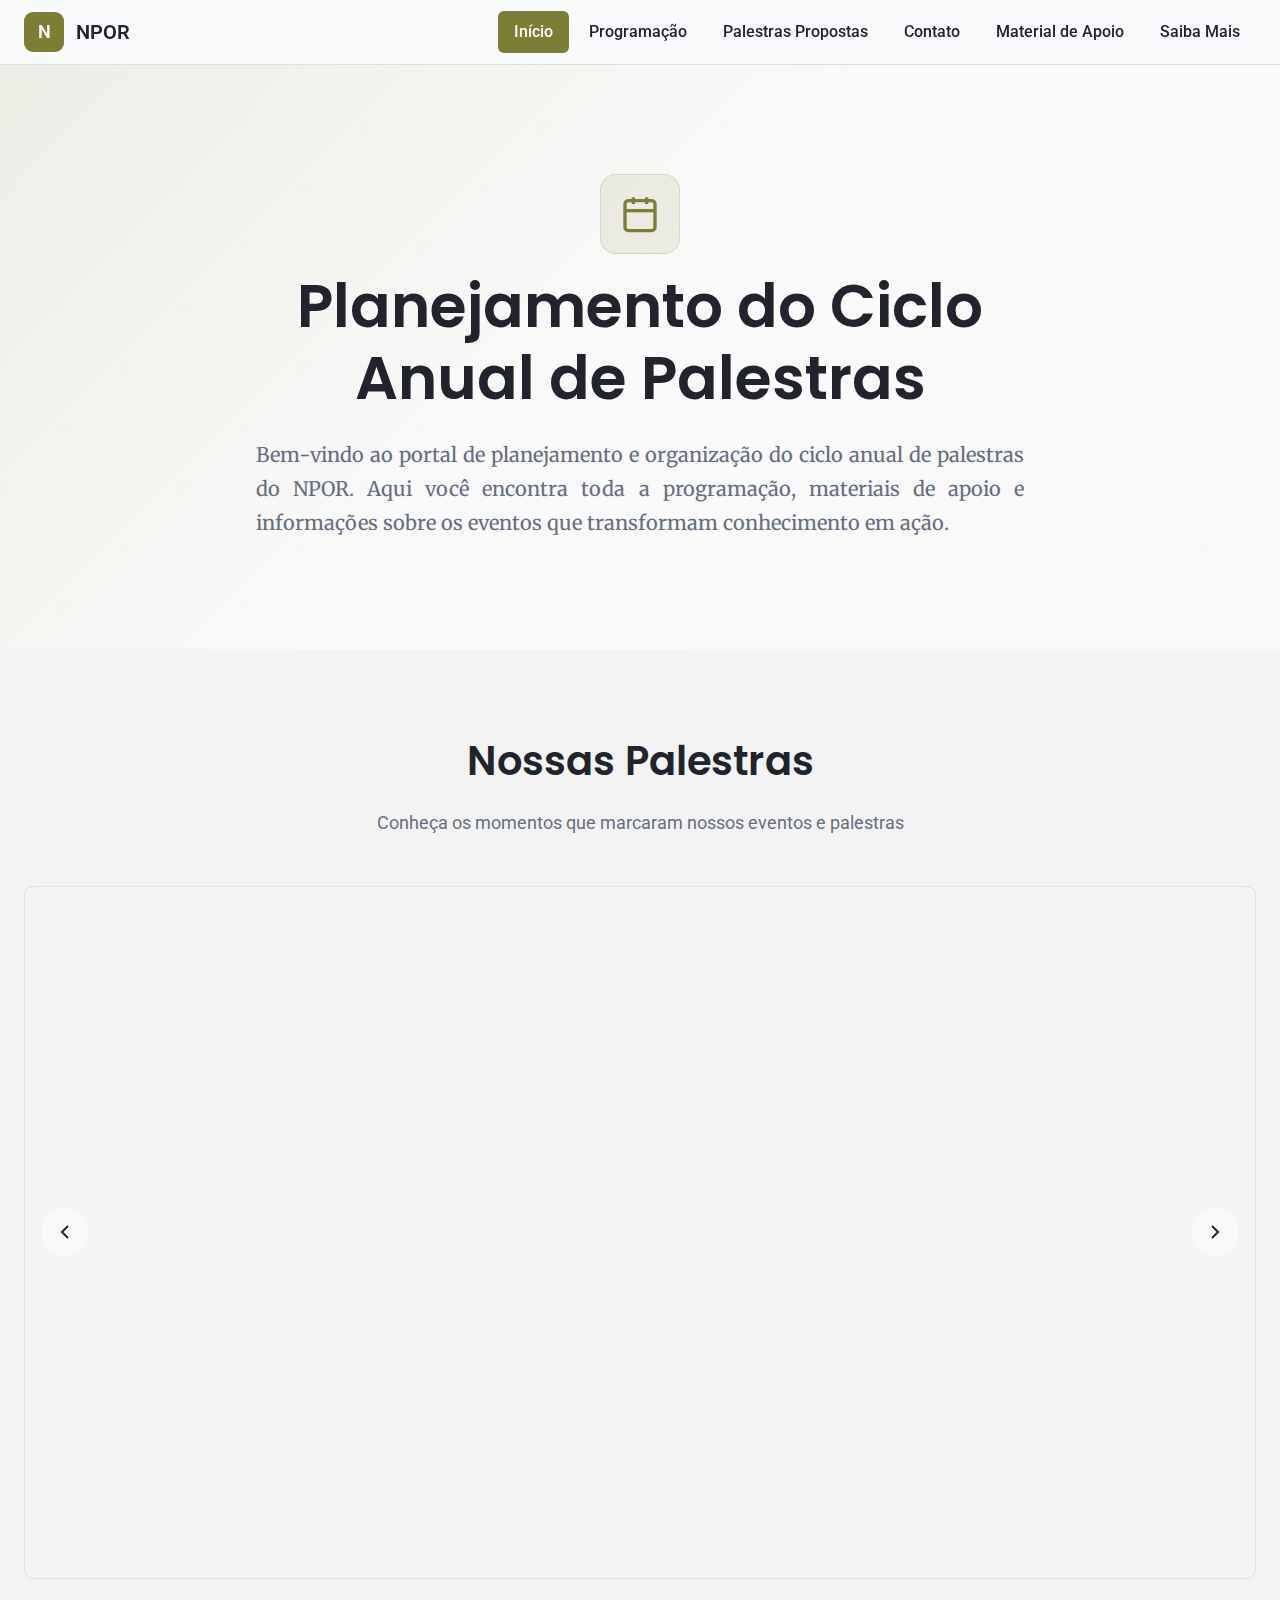
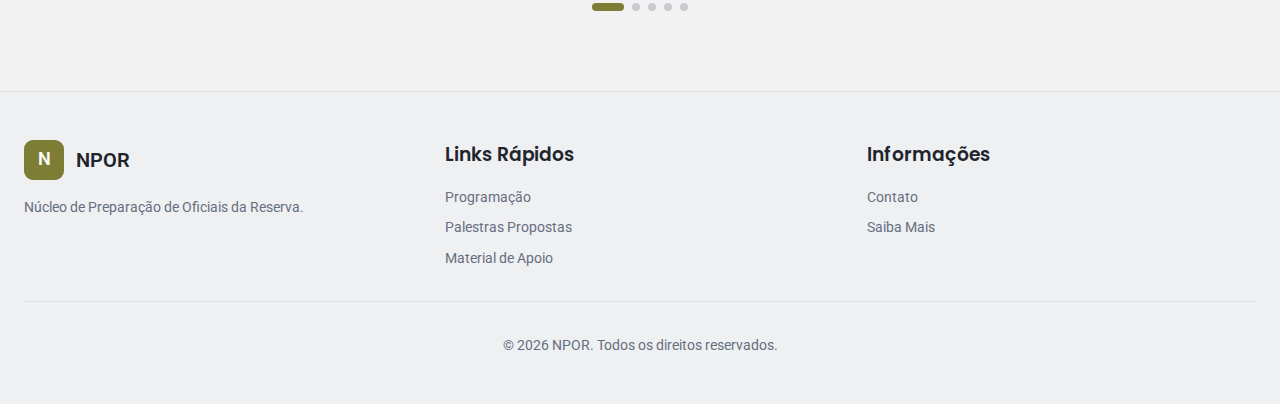
<file: index.html>
<!DOCTYPE html>
<html lang="pt-BR">
<head>
    <meta charset="UTF-8">
    <meta name="viewport" content="width=device-width, initial-scale=1.0">
    <title>NPOR - Planejamento do Ciclo Anual de Palestras</title>
    <meta name="description" content="Conheça o planejamento do ciclo anual de palestras do NPOR. Programação completa, materiais de apoio e informações sobre eventos e palestras propostas.">
    <link rel="preconnect" href="https://fonts.googleapis.com">
    <link rel="preconnect" href="https://fonts.gstatic.com" crossorigin>
    <link href="https://fonts.googleapis.com/css2?family=Poppins:wght@400;500;600;700&family=Roboto:wght@400;500&family=Merriweather:wght@400&display=swap" rel="stylesheet">
    <link rel="stylesheet" href="style.css">
</head>
<body>
    <header class="header">
        <div class="container header-content">
            <div class="logo">
                <div class="logo-icon">N</div>
                <span class="logo-text">NPOR</span>
            </div>

            <nav class="nav-desktop">
                <a href="index.html" class="nav-link active">Início</a>
                <a href="programacao.html" class="nav-link">Programação</a>
                <a href="palestras-propostas.html" class="nav-link">Palestras Propostas</a>
                <a href="contato.html" class="nav-link">Contato</a>
                <a href="material-de-apoio.html" class="nav-link">Material de Apoio</a>
                <a href="saiba-mais.html" class="nav-link">Saiba Mais</a>
            </nav>

            <button class="menu-toggle" id="menuToggle" aria-label="Abrir menu">
                <svg width="24" height="24" viewBox="0 0 24 24" fill="none" stroke="currentColor" stroke-width="2">
                    <line x1="3" y1="12" x2="21" y2="12"></line>
                    <line x1="3" y1="6" x2="21" y2="6"></line>
                    <line x1="3" y1="18" x2="21" y2="18"></line>
                </svg>
            </button>
        </div>
    </header>

    <div class="mobile-menu" id="mobileMenu">
        <div class="mobile-menu-overlay" id="mobileMenuOverlay"></div>
        <div class="mobile-menu-content">
            <div class="mobile-menu-header">
                <span class="mobile-menu-title">Menu</span>
                <button class="mobile-menu-close" id="menuClose" aria-label="Fechar menu">
                    <svg width="24" height="24" viewBox="0 0 24 24" fill="none" stroke="currentColor" stroke-width="2">
                        <line x1="18" y1="6" x2="6" y2="18"></line>
                        <line x1="6" y1="6" x2="18" y2="18"></line>
                    </svg>
                </button>
            </div>
            <nav class="mobile-nav">
                <a href="index.html" class="mobile-nav-link">Início</a>
                <a href="programacao.html" class="mobile-nav-link">Programação</a>
                <a href="palestras-propostas.html" class="mobile-nav-link">Palestras Propostas</a>
                <a href="contato.html" class="mobile-nav-link">Contato</a>
                <a href="material-de-apoio.html" class="mobile-nav-link">Material de Apoio</a>
                <a href="saiba-mais.html" class="mobile-nav-link">Saiba Mais</a>
            </nav>
        </div>
    </div>

    <main class="main-content">
        <section class="hero">
            <div class="hero-pattern"></div>
            <div class="container hero-content">
                <div class="hero-icon">
                    <svg width="40" height="40" viewBox="0 0 24 24" fill="none" stroke="currentColor" stroke-width="2">
                        <rect x="3" y="4" width="18" height="18" rx="2" ry="2"></rect>
                        <line x1="16" y1="2" x2="16" y2="6"></line>
                        <line x1="8" y1="2" x2="8" y2="6"></line>
                        <line x1="3" y1="10" x2="21" y2="10"></line>
                    </svg>
                </div>
                <h1 class="hero-title">Planejamento do Ciclo Anual de Palestras</h1>
                <p class="hero-description">
                    Bem-vindo ao portal de planejamento e organização do ciclo anual de palestras do NPOR. 
                    Aqui você encontra toda a programação, materiais de apoio e informações sobre os eventos 
                    que transformam conhecimento em ação.
                </p>
            </div>
        </section>

        <section class="carousel-section">
            <div class="container">
                <div class="carousel-header">
                    <h2 class="carousel-title">Nossas Palestras</h2>
                    <p class="carousel-subtitle">Conheça os momentos que marcaram nossos eventos e palestras</p>
                </div>

                <div class="carousel-container">
                    <div class="carousel">
                        <div class="carousel-track" id="carouselTrack">
                            <div class="carousel-slide">
                                <img src="IMG/PEL.png" alt="Público participando ativamente da palestra">
                                <div class="carousel-gradient"></div>
                            </div>
                            <div class="carousel-slide">
                                <img src="IMG/BANNER.png" alt="Sala de conferência com apresentação">
                                <div class="carousel-gradient"></div>
                            </div>
                            <div class="carousel-slide">
                                <img src="IMG/RANCHO.png" alt="Networking durante intervalo da palestra">
                                <div class="carousel-gradient"></div>
                            </div>
                                                        <div class="carousel-slide">
                                <img src="IMG/BANNER.png" alt="Sala de conferência com apresentação">
                                <div class="carousel-gradient"></div>
                            </div>
                                                        </div>
                            <div class="carousel-slide">
                                <img src="IMG/RANCHO.png" alt="Networking durante intervalo da palestra">
                                <div class="carousel-gradient"></div>
                            
                        </div>

                        <button class="carousel-btn carousel-prev" id="prevBtn" aria-label="Anterior">
                            <svg width="24" height="24" viewBox="0 0 24 24" fill="none" stroke="currentColor" stroke-width="2">
                                <polyline points="15 18 9 12 15 6"></polyline>
                            </svg>
                        </button>

                        <button class="carousel-btn carousel-next" id="nextBtn" aria-label="Próximo">
                            <svg width="24" height="24" viewBox="0 0 24 24" fill="none" stroke="currentColor" stroke-width="2">
                                <polyline points="9 18 15 12 9 6"></polyline>
                            </svg>
                        </button>
                    </div>

                    <div class="carousel-indicators" id="carouselIndicators">
                        <button class="indicator active" data-slide="0"></button>
                        <button class="indicator" data-slide="1"></button>
                        <button class="indicator" data-slide="2"></button>
                        <button class="indicator" data-slide="3"></button>
                        <button class="indicator" data-slide="4"></button>
                    </div>
                </div>
            </div>
        </section>
    </main>

    <footer class="footer">
        <div class="container">
            <div class="footer-grid">
                <div class="footer-col">
                    <div class="footer-logo">
                        <div class="logo-icon">N</div>
                        <span class="logo-text">NPOR</span>
                    </div>
                    <p class="footer-description">Núcleo de Preparação de Oficiais da Reserva.</p>
                </div>

                <div class="footer-col">
                    <h3 class="footer-title">Links Rápidos</h3>
                    <nav class="footer-links">
                        <a href="programacao.html">Programação</a>
                        <a href="palestras-propostas.html">Palestras Propostas</a>
                        <a href="material-de-apoio.html">Material de Apoio</a>
                    </nav>
                </div>

                <div class="footer-col">
                    <h3 class="footer-title">Informações</h3>
                    <nav class="footer-links">
                        <a href="contato.html">Contato</a>
                        <a href="saiba-mais.html">Saiba Mais</a>
                    </nav>
                </div>
            </div>

            <div class="footer-bottom">
                <p>&copy; <span id="currentYear"></span> NPOR. Todos os direitos reservados.</p>
            </div>
        </div>
    </footer>

    <script src="script.js"></script>
</body>
</html>
</file>
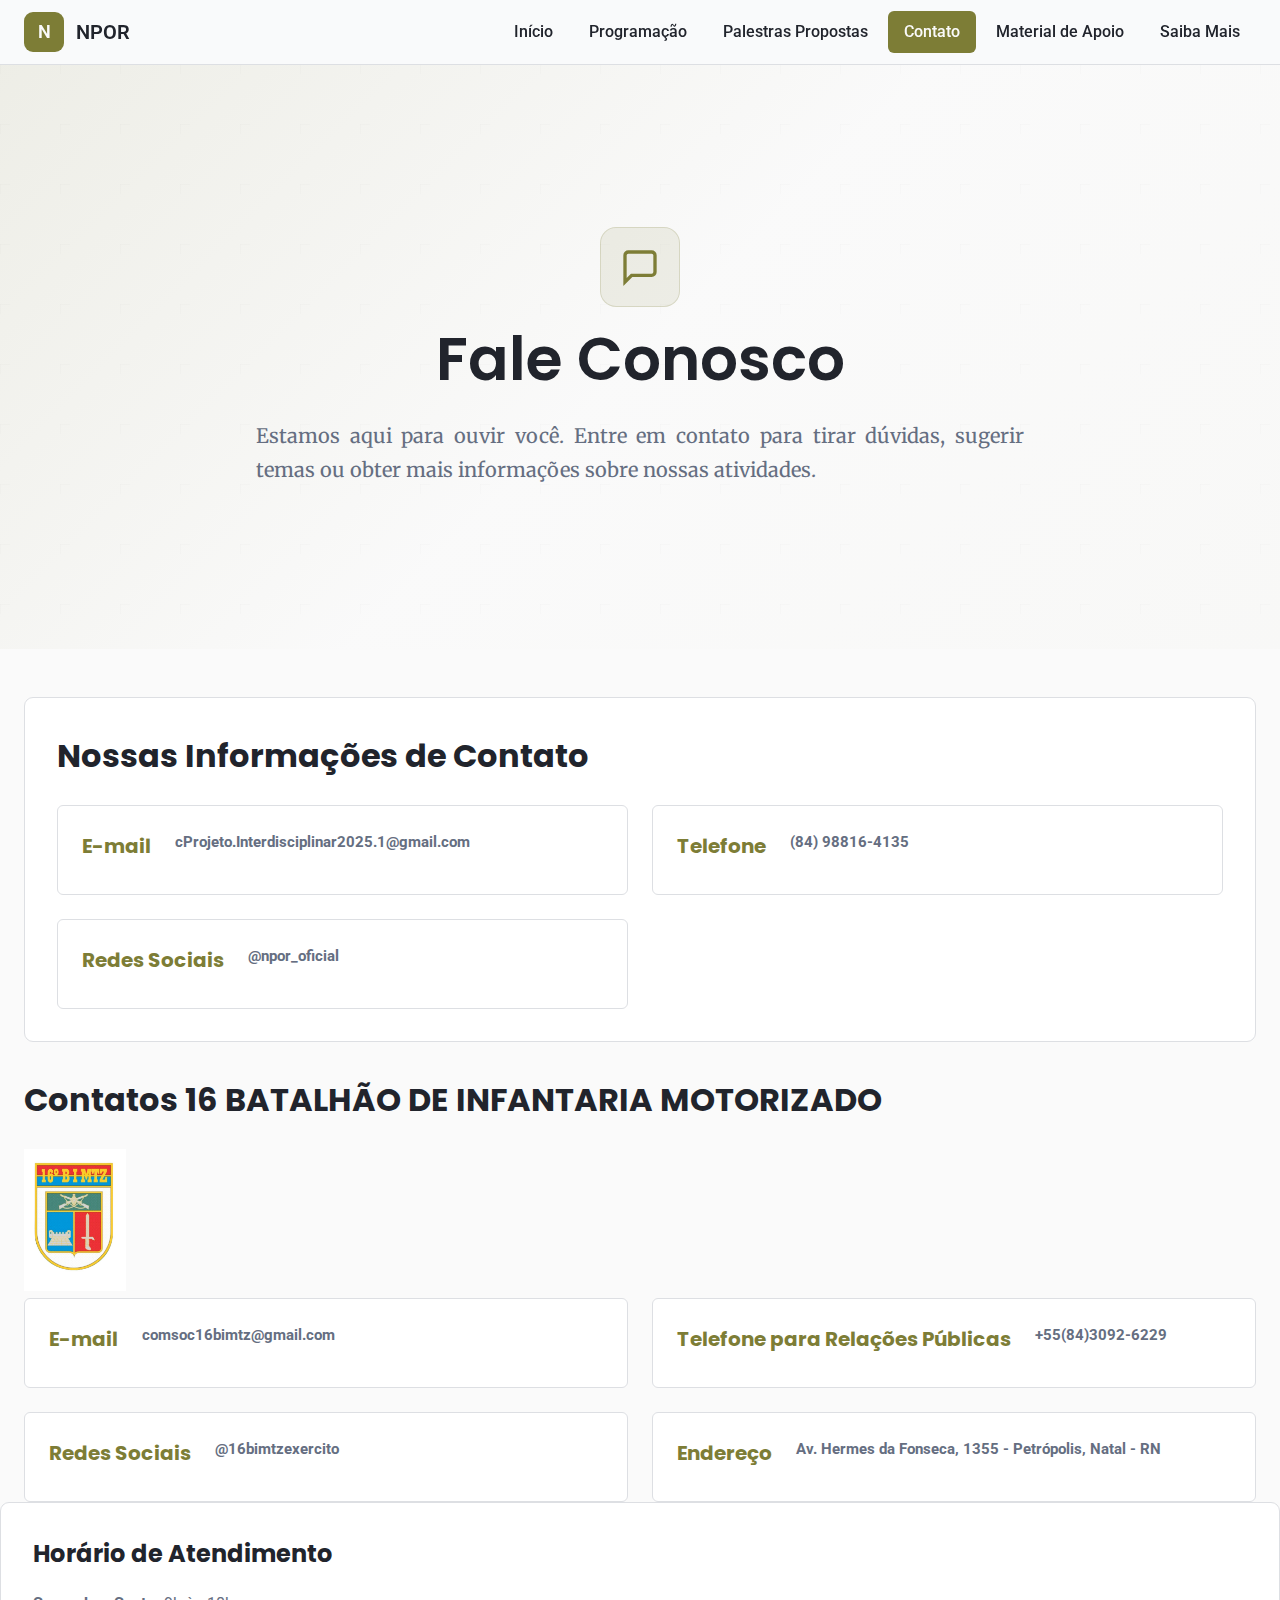
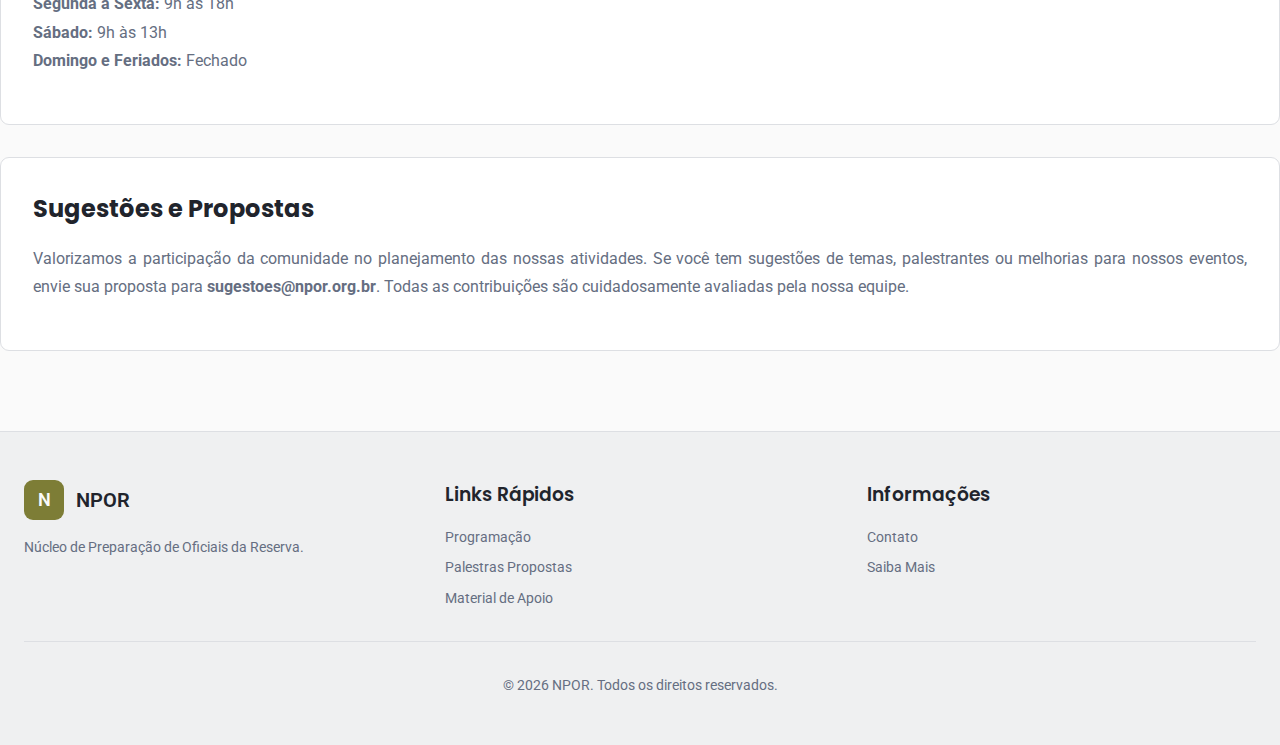
<file: contato.html>
<!DOCTYPE html>
<html lang="pt-BR">
<head>
    <meta charset="UTF-8">
    <meta name="viewport" content="width=device-width, initial-scale=1.0">
    <title>Contato - NPOR</title>
    <meta name="description" content="Entre em contato com o NPOR para tirar dúvidas, sugerir temas ou obter mais informações sobre as palestras.">
    <link rel="preconnect" href="https://fonts.googleapis.com">
    <link rel="preconnect" href="https://fonts.gstatic.com" crossorigin>
    <link href="https://fonts.googleapis.com/css2?family=Poppins:wght@400;500;600;700&family=Roboto:wght@400;500&family=Merriweather:wght@400&display=swap" rel="stylesheet">
    <link rel="stylesheet" href="style.css">
</head>
<body>
    <header class="header">
        <div class="container header-content">
            <div class="logo">
                <div class="logo-icon">N</div>
                <span class="logo-text">NPOR</span>
            </div>

            <nav class="nav-desktop">
                <a href="index.html" class="nav-link">Início</a>
                <a href="programacao.html" class="nav-link">Programação</a>
                <a href="palestras-propostas.html" class="nav-link">Palestras Propostas</a>
                <a href="contato.html" class="nav-link active">Contato</a>
                <a href="material-de-apoio.html" class="nav-link">Material de Apoio</a>
                <a href="saiba-mais.html" class="nav-link">Saiba Mais</a>
            </nav>

            <button class="menu-toggle" id="menuToggle" aria-label="Abrir menu">
                <svg width="24" height="24" viewBox="0 0 24 24" fill="none" stroke="currentColor" stroke-width="2">
                    <line x1="3" y1="12" x2="21" y2="12"></line>
                    <line x1="3" y1="6" x2="21" y2="6"></line>
                    <line x1="3" y1="18" x2="21" y2="18"></line>
                </svg>
            </button>
        </div>
    </header>

    <div class="mobile-menu" id="mobileMenu">
        <div class="mobile-menu-overlay" id="mobileMenuOverlay"></div>
        <div class="mobile-menu-content">
            <div class="mobile-menu-header">
                <span class="mobile-menu-title">Menu</span>
                <button class="mobile-menu-close" id="menuClose" aria-label="Fechar menu">
                    <svg width="24" height="24" viewBox="0 0 24 24" fill="none" stroke="currentColor" stroke-width="2">
                        <line x1="18" y1="6" x2="6" y2="18"></line>
                        <line x1="6" y1="6" x2="18" y2="18"></line>
                    </svg>
                </button>
            </div>
            <nav class="mobile-nav">
                <a href="index.html" class="mobile-nav-link">Início</a>
                <a href="programacao.html" class="mobile-nav-link">Programação</a>
                <a href="palestras-propostas.html" class="mobile-nav-link">Palestras Propostas</a>
                <a href="contato.html" class="mobile-nav-link">Contato</a>
                <a href="material-de-apoio.html" class="mobile-nav-link">Material de Apoio</a>
                <a href="saiba-mais.html" class="mobile-nav-link">Saiba Mais</a>
            </nav>
        </div>
    </div>

    <main class="main-content">
        <section class="hero">
            <div class="hero-pattern"></div>
            <div class="container hero-content">
                <div class="hero-icon">
                    <svg width="40" height="40" viewBox="0 0 24 24" fill="none" stroke="currentColor" stroke-width="2">
                        <path d="M21 15a2 2 0 0 1-2 2H7l-4 4V5a2 2 0 0 1 2-2h14a2 2 0 0 1 2 2z"></path>
                    </svg>
                </div>
                <h1 class="hero-title">Fale Conosco</h1>
                <p class="hero-description">
                    Estamos aqui para ouvir você. Entre em contato para tirar dúvidas, 
                    sugerir temas ou obter mais informações sobre nossas atividades.
                </p>
            </div>
        </section>

        <section class="content-section">
            <div class="container">
                <div class="content-card">
                    <h2 class="section-title">Nossas Informações de Contato</h2>
                    <div class="card-list">
                        <div class="card-item">
                            <h3>E-mail</h3>
                            <p><strong>cProjeto.Interdisciplinar2025.1@gmail.com</strong></p>
                    
                        </div>

                        <div class="card-item">
                            <h3>Telefone</h3>
    
                            <p><strong>(84) 98816-4135</strong></p>
                      
                        </div>


                        <div class="card-item">
                            <h3>Redes Sociais</h3>
                          
                            <p><strong>@npor_oficial</strong></p>
                      
                        </div>
                    </div>
                </div>

                                    <h2 class="section-title">Contatos 16 BATALHÃO DE INFANTARIA MOTORIZADO</h2>
                                    <img src="IMG/BTL.jpeg" alt="" style="width: 8vw; height: auto;">
                    <div class="card-list">
                        <div class="card-item">
                            <h3>E-mail</h3>
                            <p><strong>comsoc16bimtz@gmail.com</strong></p>
                    
                        </div>
                        <div class="card-item">
                            <h3>Telefone para Relações Públicas </h3>
    
                            <p><strong> +55(84)3092-6229</strong></p>
                      
                        </div>

                        <div class="card-item">
                            <h3>Redes Sociais</h3>
                          
                            <p><strong>@16bimtzexercito</strong></p>
                      
                        </div>
                        <div class="card-item">
                            <h3>Endereço</h3>
                          
                            <p><strong>Av. Hermes da Fonseca, 1355 - Petrópolis, Natal - RN </strong></p>
                      
                        </div>
                    </div>
                </div>

                <div class="content-card">
                    <h2 class="section-subtitle">Horário de Atendimento</h2>
                    <p class="section-description">
                        <strong>Segunda a Sexta:</strong> 9h às 18h<br>
                        <strong>Sábado:</strong> 9h às 13h<br>
                        <strong>Domingo e Feriados:</strong> Fechado
                    </p>
                </div>

                <div class="content-card">
                    <h2 class="section-subtitle">Sugestões e Propostas</h2>
                    <p class="section-description">
                        Valorizamos a participação da comunidade no planejamento das nossas atividades. 
                        Se você tem sugestões de temas, palestrantes ou melhorias para nossos eventos, 
                        envie sua proposta para <strong>sugestoes@npor.org.br</strong>. 
                        Todas as contribuições são cuidadosamente avaliadas pela nossa equipe.
                    </p>
                </div>
            </div>
        </section>
    </main>

    <footer class="footer">
        <div class="container">
            <div class="footer-grid">
                <div class="footer-col">
                    <div class="footer-logo">
                        <div class="logo-icon">N</div>
                        <span class="logo-text">NPOR</span>
                    </div>
                    <p class="footer-description">Núcleo de Preparação de Oficiais da Reserva.</p>
                </div>

                <div class="footer-col">
                    <h3 class="footer-title">Links Rápidos</h3>
                    <nav class="footer-links">
                        <a href="programacao.html">Programação</a>
                        <a href="palestras-propostas.html">Palestras Propostas</a>
                        <a href="material-de-apoio.html">Material de Apoio</a>
                    </nav>
                </div>

                <div class="footer-col">
                    <h3 class="footer-title">Informações</h3>
                    <nav class="footer-links">
                        <a href="contato.html">Contato</a>
                        <a href="saiba-mais.html">Saiba Mais</a>
                    </nav>
                </div>
            </div>

            <div class="footer-bottom">
                <p>&copy; <span id="currentYear"></span> NPOR. Todos os direitos reservados.</p>
            </div>
        </div>
    </footer>

    <script src="script.js"></script>
</body>
</html>
</file>
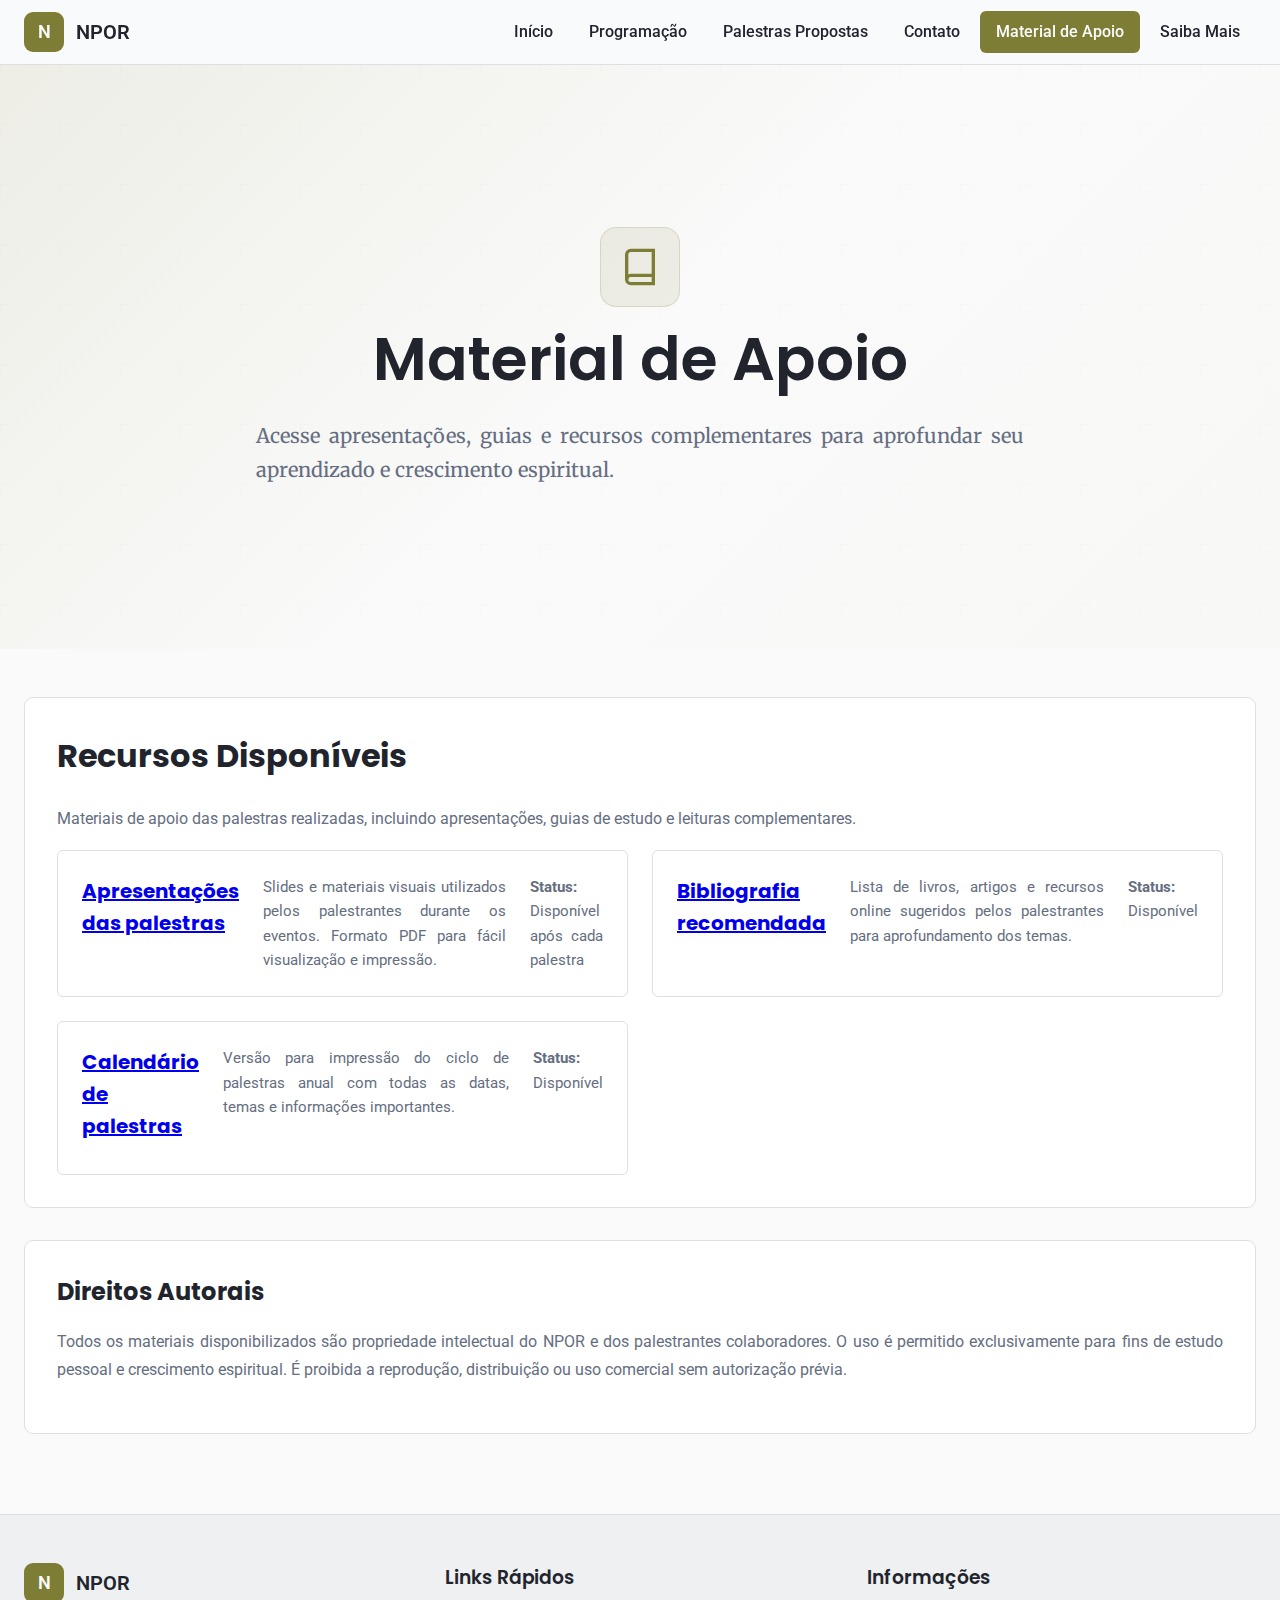
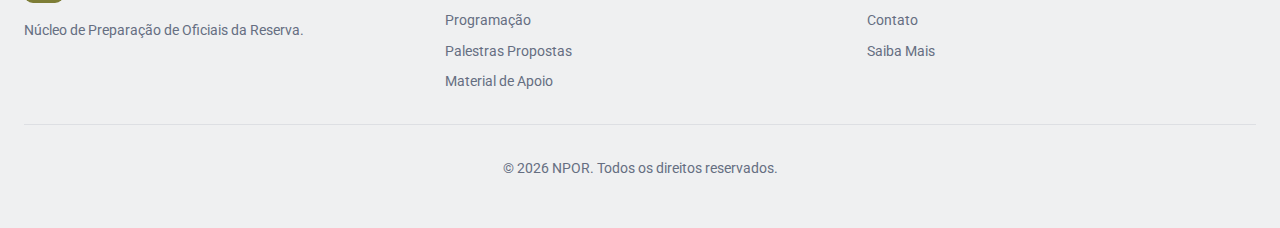
<file: material-de-apoio.html>
<!DOCTYPE html>
<html lang="pt-BR">
<head>
    <meta charset="UTF-8">
    <meta name="viewport" content="width=device-width, initial-scale=1.0">
    <title>Material de Apoio - NPOR</title>
    <meta name="description" content="Acesse materiais de apoio, apresentações e recursos complementares das palestras do NPOR.">
    <link rel="preconnect" href="https://fonts.googleapis.com">
    <link rel="preconnect" href="https://fonts.gstatic.com" crossorigin>
    <link href="https://fonts.googleapis.com/css2?family=Poppins:wght@400;500;600;700&family=Roboto:wght@400;500&family=Merriweather:wght@400&display=swap" rel="stylesheet">
    <link rel="stylesheet" href="style.css">
</head>
<body>
    <header class="header">
        <div class="container header-content">
            <div class="logo">
                <div class="logo-icon">N</div>
                <span class="logo-text">NPOR</span>
            </div>

            <nav class="nav-desktop">
                <a href="index.html" class="nav-link">Início</a>
                <a href="programacao.html" class="nav-link">Programação</a>
                <a href="palestras-propostas.html" class="nav-link">Palestras Propostas</a>
                <a href="contato.html" class="nav-link">Contato</a>
                <a href="material-de-apoio.html" class="nav-link active">Material de Apoio</a>
                <a href="saiba-mais.html" class="nav-link">Saiba Mais</a>
            </nav>

            <button class="menu-toggle" id="menuToggle" aria-label="Abrir menu">
                <svg width="24" height="24" viewBox="0 0 24 24" fill="none" stroke="currentColor" stroke-width="2">
                    <line x1="3" y1="12" x2="21" y2="12"></line>
                    <line x1="3" y1="6" x2="21" y2="6"></line>
                    <line x1="3" y1="18" x2="21" y2="18"></line>
                </svg>
            </button>
        </div>
    </header>

    <div class="mobile-menu" id="mobileMenu">
        <div class="mobile-menu-overlay" id="mobileMenuOverlay"></div>
        <div class="mobile-menu-content">
            <div class="mobile-menu-header">
                <span class="mobile-menu-title">Menu</span>
                <button class="mobile-menu-close" id="menuClose" aria-label="Fechar menu">
                    <svg width="24" height="24" viewBox="0 0 24 24" fill="none" stroke="currentColor" stroke-width="2">
                        <line x1="18" y1="6" x2="6" y2="18"></line>
                        <line x1="6" y1="6" x2="18" y2="18"></line>
                    </svg>
                </button>
            </div>
            <nav class="mobile-nav">
                <a href="index.html" class="mobile-nav-link">Início</a>
                <a href="programacao.html" class="mobile-nav-link">Programação</a>
                <a href="palestras-propostas.html" class="mobile-nav-link">Palestras Propostas</a>
                <a href="contato.html" class="mobile-nav-link">Contato</a>
                <a href="material-de-apoio.html" class="mobile-nav-link">Material de Apoio</a>
                <a href="saiba-mais.html" class="mobile-nav-link">Saiba Mais</a>
            </nav>
        </div>
    </div>

    <main class="main-content">
        <section class="hero">
            <div class="hero-pattern"></div>
            <div class="container hero-content">
                <div class="hero-icon">
                    <svg width="40" height="40" viewBox="0 0 24 24" fill="none" stroke="currentColor" stroke-width="2">
                        <path d="M4 19.5A2.5 2.5 0 0 1 6.5 17H20"></path>
                        <path d="M6.5 2H20v20H6.5A2.5 2.5 0 0 1 4 19.5v-15A2.5 2.5 0 0 1 6.5 2z"></path>
                    </svg>
                </div>
                <h1 class="hero-title">Material de Apoio</h1>
                <p class="hero-description">
                    Acesse apresentações, guias e recursos complementares para aprofundar 
                    seu aprendizado e crescimento espiritual.
                </p>
            </div>
        </section>

        <section class="content-section">
            <div class="container">
                    <div class="content-card">
                    <h2 class="section-title">Recursos Disponíveis</h2>
                    <p class="section-description">
                        Materiais de apoio das palestras realizadas, incluindo apresentações, 
                        guias de estudo e leituras complementares.
                    </p>

                    <div class="card-list">
                        <div class="card-item">
                            <h3><a href="https://drive.google.com/drive/folders/1hd8Zr952fUFO5x2fy7Q-V9M6G-88cuZB?usp=sharing" target="_blank">
                            Apresentações das palestras 
                            </a></h3>
                            <p>Slides e materiais visuais utilizados pelos palestrantes durante os eventos. 
                            Formato PDF para fácil visualização e impressão.</p>
                            <p><strong>Status:</strong> Disponível após cada palestra</p>
                        </div>

                        <div class="card-item">
                            <h3><a href="https://drive.google.com/drive/folders/1DELYOWz0tJyluwh8ZX708hk0r2jBoLR2?usp=sharing" target="_blank">
                            Bibliografia recomendada
                            </a></h3>
                            <p>Lista de livros, artigos e recursos online sugeridos pelos palestrantes 
                            para aprofundamento dos temas.</p>
                            <p><strong>Status:</strong> Disponível</p>
                        </div>


                        <div class="card-item">
                            <h3><a href="https://drive.google.com/drive/folders/1seOGXuiwk8NRD2GpWz7_-7kHZIEq4CBt?usp=sharing" target="_blank">
                            Calendário de palestras
                            </a></h3>
                            <p>Versão para impressão do ciclo de palestras anual com todas as datas, 
                            temas e informações importantes.</p>
                            <p><strong>Status:</strong> Disponível</p>
                        </div>
                    </div>
                </div>

             

                <div class="content-card">
                    <h2 class="section-subtitle">Direitos Autorais</h2>
                    <p class="section-description">
                        Todos os materiais disponibilizados são propriedade intelectual do NPOR e dos 
                        palestrantes colaboradores. O uso é permitido exclusivamente para fins de estudo 
                        pessoal e crescimento espiritual. É proibida a reprodução, distribuição ou uso 
                        comercial sem autorização prévia.
                    </p>
                </div>
            </div>
        </section>
    </main>

    <footer class="footer">
        <div class="container">
            <div class="footer-grid">
                <div class="footer-col">
                    <div class="footer-logo">
                        <div class="logo-icon">N</div>
                        <span class="logo-text">NPOR</span>
                    </div>
                    <p class="footer-description">Núcleo de Preparação de Oficiais da Reserva.</p>
                </div>

                <div class="footer-col">
                    <h3 class="footer-title">Links Rápidos</h3>
                    <nav class="footer-links">
                        <a href="programacao.html">Programação</a>
                        <a href="palestras-propostas.html">Palestras Propostas</a>
                        <a href="material-de-apoio.html">Material de Apoio</a>
                    </nav>
                </div>

                <div class="footer-col">
                    <h3 class="footer-title">Informações</h3>
                    <nav class="footer-links">
                        <a href="contato.html">Contato</a>
                        <a href="saiba-mais.html">Saiba Mais</a>
                    </nav>
                </div>
            </div>

            <div class="footer-bottom">
                <p>&copy; <span id="currentYear"></span> NPOR. Todos os direitos reservados.</p>
            </div>
        </div>
    </footer>

    <script src="script.js"></script>
</body>
</html>
</file>
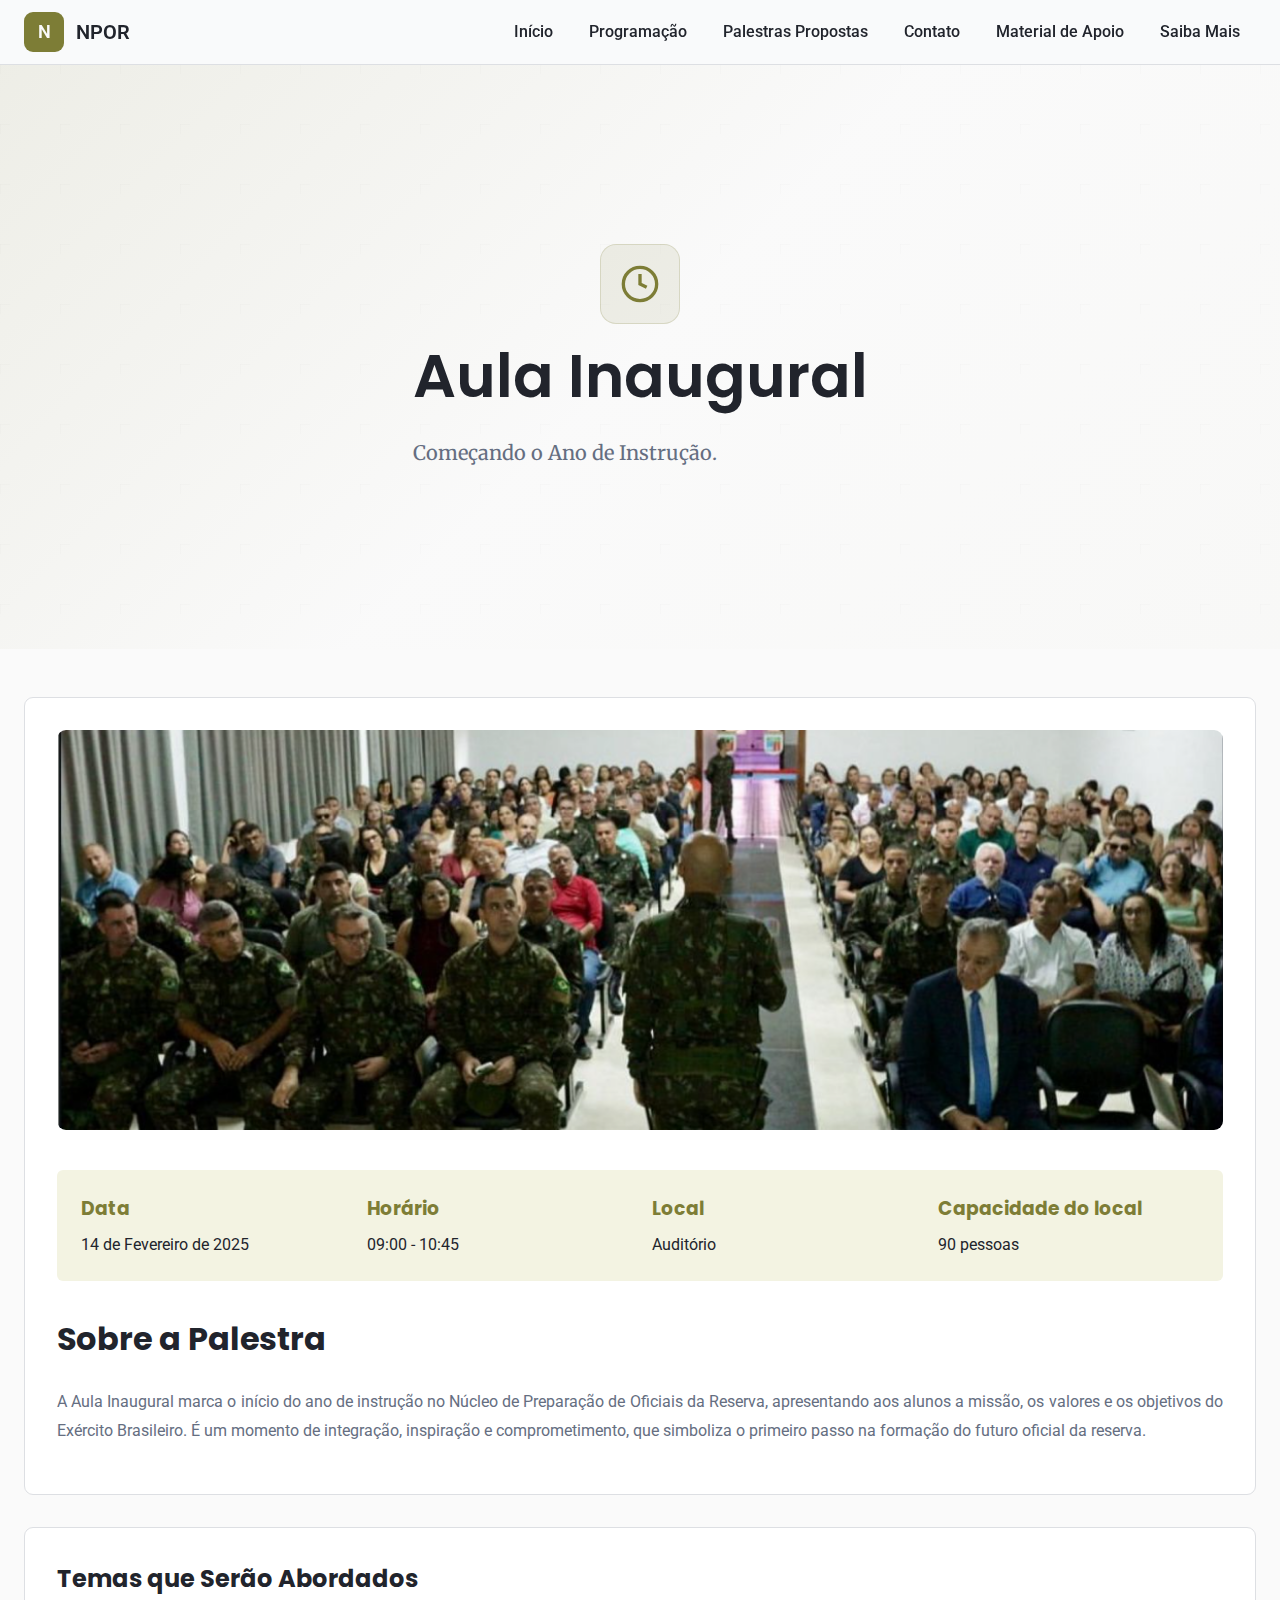
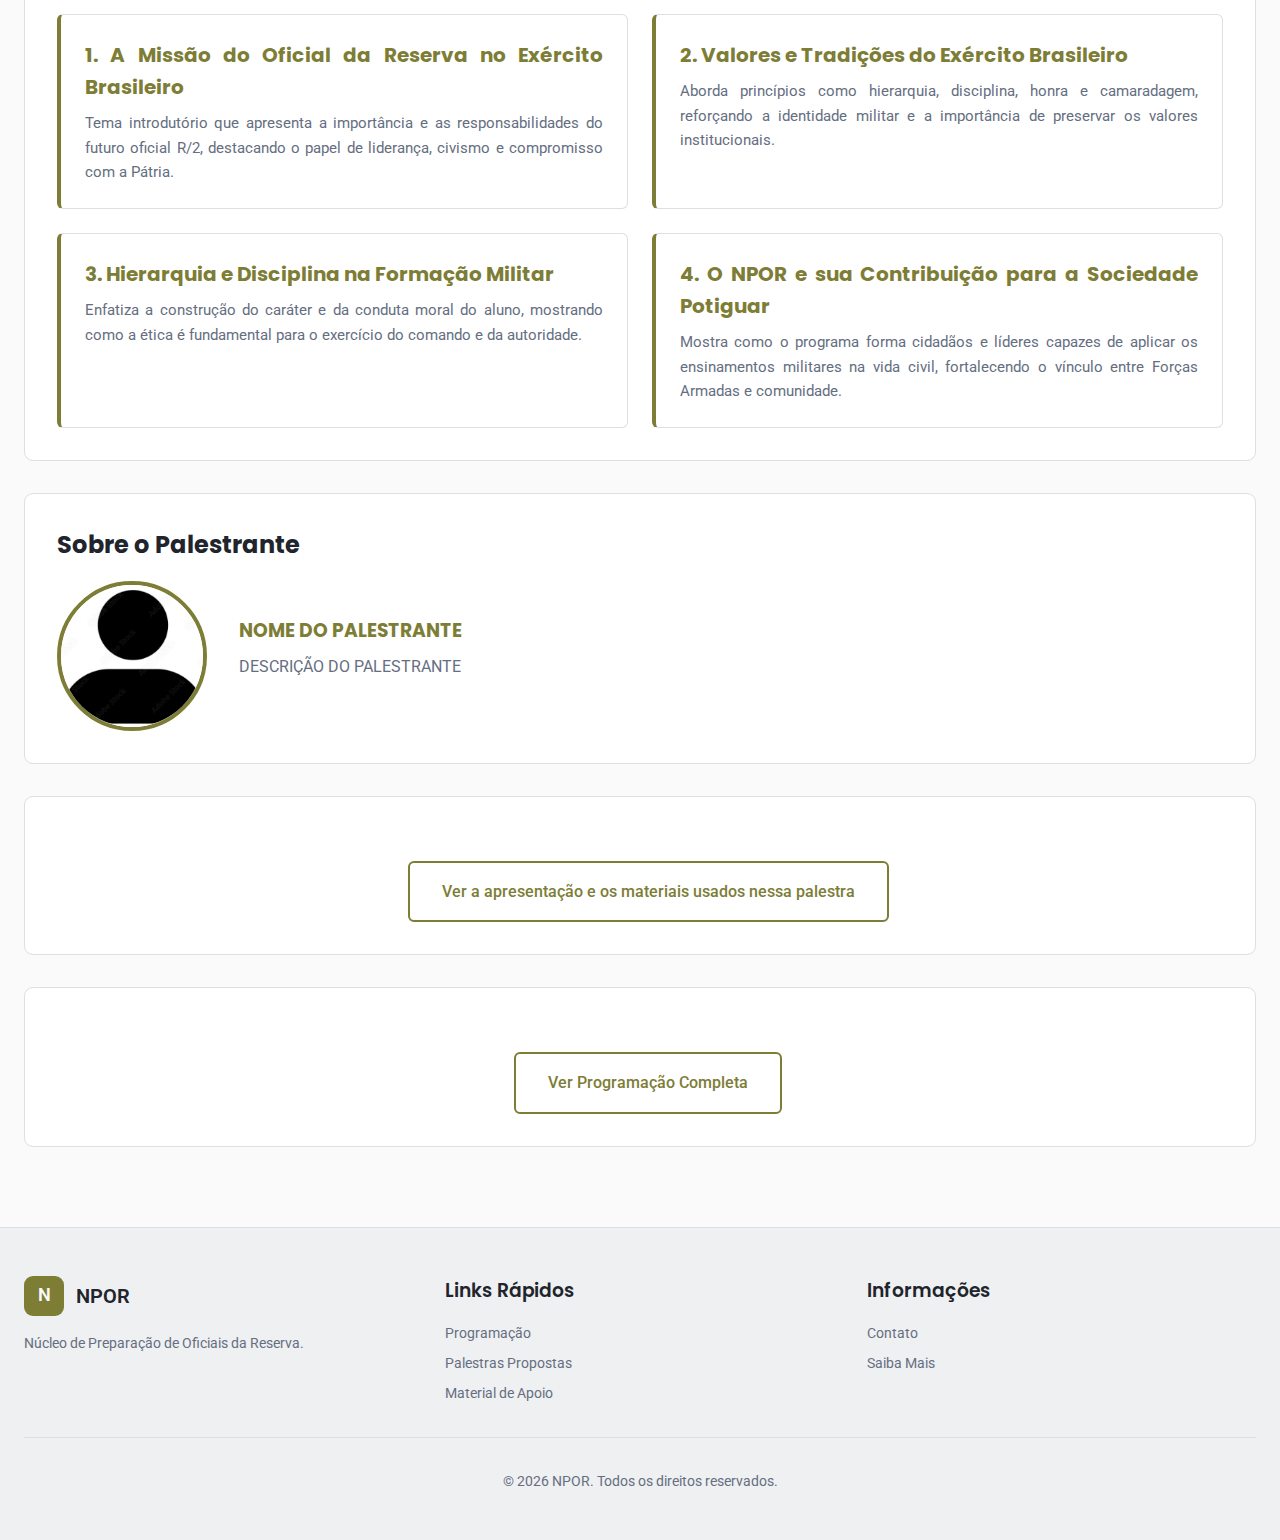
<file: p1.html>
<!DOCTYPE html>
<html lang="pt-BR">
<head>
    <meta charset="UTF-8">
    <meta name="viewport" content="width=device-width, initial-scale=1.0">
    <title>Janeiro - Renovação e Propósito - NPOR</title>
    <meta name="description" content="Palestra Janeiro 2025: Começando o Ano com Fé e Determinação. Renovação espiritual e definição de propósitos.">
    <link rel="preconnect" href="https://fonts.googleapis.com">
    <link rel="preconnect" href="https://fonts.gstatic.com" crossorigin>
    <link href="https://fonts.googleapis.com/css2?family=Poppins:wght@400;500;600;700&family=Roboto:wght@400;500&family=Merriweather:wght@400&display=swap" rel="stylesheet">
    <link rel="stylesheet" href="style.css">
</head>
<body>
    <header class="header">
        <div class="container header-content">
            <div class="logo">
                <div class="logo-icon">N</div>
                <span class="logo-text">NPOR</span>
            </div>

            <nav class="nav-desktop">
                <a href="index.html" class="nav-link">Início</a>
                <a href="programacao.html" class="nav-link">Programação</a>
                <a href="palestras-propostas.html" class="nav-link">Palestras Propostas</a>
                <a href="contato.html" class="nav-link">Contato</a>
                <a href="material-de-apoio.html" class="nav-link">Material de Apoio</a>
                <a href="saiba-mais.html" class="nav-link">Saiba Mais</a>
            </nav>

            <button class="menu-toggle" id="menuToggle" aria-label="Abrir menu">
                <svg width="24" height="24" viewBox="0 0 24 24" fill="none" stroke="currentColor" stroke-width="2">
                    <line x1="3" y1="12" x2="21" y2="12"></line>
                    <line x1="3" y1="6" x2="21" y2="6"></line>
                    <line x1="3" y1="18" x2="21" y2="18"></line>
                </svg>
            </button>
        </div>
    </header>

    <div class="mobile-menu" id="mobileMenu">
        <div class="mobile-menu-overlay" id="mobileMenuOverlay"></div>
        <div class="mobile-menu-content">
            <div class="mobile-menu-header">
                <span class="mobile-menu-title">Menu</span>
                <button class="mobile-menu-close" id="menuClose" aria-label="Fechar menu">
                    <svg width="24" height="24" viewBox="0 0 24 24" fill="none" stroke="currentColor" stroke-width="2">
                        <line x1="18" y1="6" x2="6" y2="18"></line>
                        <line x1="6" y1="6" x2="18" y2="18"></line>
                    </svg>
                </button>
            </div>
            <nav class="mobile-nav">
                <a href="index.html" class="mobile-nav-link">Início</a>
                <a href="programacao.html" class="mobile-nav-link">Programação</a>
                <a href="palestras-propostas.html" class="mobile-nav-link">Palestras Propostas</a>
                <a href="contato.html" class="mobile-nav-link">Contato</a>
                <a href="material-de-apoio.html" class="mobile-nav-link">Material de Apoio</a>
                <a href="saiba-mais.html" class="mobile-nav-link">Saiba Mais</a>
            </nav>
        </div>
    </div>

    <main class="main-content">
        <section class="hero">
            <div class="hero-pattern"></div>
            <div class="container hero-content">
                <div class="hero-icon">
                    <svg width="40" height="40" viewBox="0 0 24 24" fill="none" stroke="currentColor" stroke-width="2">
                        <circle cx="12" cy="12" r="10"></circle>
                        <polyline points="12 6 12 12 16 14"></polyline>
                    </svg>
                </div>
                <h1 class="hero-title">Aula Inaugural</h1>
                <p class="hero-description">
                    Começando o Ano de Instrução. 
                </p>
            </div>
        </section>

        <section class="content-section">
            <div class="container">
                <div class="content-card">
                    <img src="IMG/BANNER.png" 
                         alt="Renovação e Propósito" 
                         style="width: 100%; height: 400px; object-fit: cover; border-radius: var(--radius-lg); margin-bottom: 2rem;">
                    
                    <div style="display: grid; grid-template-columns: repeat(auto-fit, minmax(250px, 1fr)); gap: 1.5rem; margin-bottom: 2rem; padding: 1.5rem; background: var(--color-primary-light); border-radius: var(--radius);">
                        <div>
                            <h3 style="color: var(--color-primary); margin-bottom: 0.5rem;">Data</h3>
                            <p style="margin: 0;">14 de Fevereiro de 2025 </p>
                        </div>
                        <div>
                            <h3 style="color: var(--color-primary); margin-bottom: 0.5rem;">Horário</h3>
                            <p style="margin: 0;">09:00 - 10:45</p>
                        </div>
                        <div>
                            <h3 style="color: var(--color-primary); margin-bottom: 0.5rem;">Local</h3>
                            <p style="margin: 0;">Auditório </p>
                        </div>
                        <div>
                            <h3 style="color: var(--color-primary); margin-bottom: 0.5rem;">Capacidade do local</h3>
                            <p style="margin: 0;">90 pessoas</p>
                        </div>
                    </div>

                    <h2 class="section-title">Sobre a Palestra</h2>
                    <p class="section-description">
                        A Aula Inaugural marca o início do ano de instrução no Núcleo de Preparação de Oficiais da Reserva, apresentando aos alunos a missão, os valores e os objetivos do Exército Brasileiro. É um momento de integração, inspiração e comprometimento, que simboliza o primeiro passo na formação do futuro oficial da reserva.
                    </p>

                </div>

                <div class="content-card">
                    <h2 class="section-subtitle">Temas que Serão Abordados</h2>
                    <div class="card-list">
                        <div class="card-item" style="border-left: 4px solid var(--color-primary);">
                            <div class="card-item-content">
                                <h3>1. A Missão do Oficial da Reserva no Exército Brasileiro</h3>
                                <p>Tema introdutório que apresenta a importância e as responsabilidades do futuro oficial R/2, destacando o papel de liderança, civismo e compromisso com a Pátria.</p>
                            </div>
                        </div>

                        <div class="card-item" style="border-left: 4px solid var(--color-primary);">
                            <div class="card-item-content">
                                <h3>2. Valores e Tradições do Exército Brasileiro</h3>
                                <p>Aborda princípios como hierarquia, disciplina, honra e camaradagem, reforçando a identidade militar e a importância de preservar os valores institucionais.</p>
                            </div>
                        </div>

                        <div class="card-item" style="border-left: 4px solid var(--color-primary);">
                            <div class="card-item-content">
                                <h3>3. Hierarquia e Disciplina na Formação Militar</h3>
                                <p>Enfatiza a construção do caráter e da conduta moral do aluno, mostrando como a ética é fundamental para o exercício do comando e da autoridade.</p>
                            </div>
                        </div>

                        <div class="card-item" style="border-left: 4px solid var(--color-primary);">
                            <div class="card-item-content">
                                <h3>4. O NPOR e sua Contribuição para a Sociedade Potiguar</h3>
                                <p>Mostra como o programa forma cidadãos e líderes capazes de aplicar os ensinamentos militares na vida civil, fortalecendo o vínculo entre Forças Armadas e comunidade.</p>
                            </div>
                        </div>
                    </div>
                </div>

          













                <div class="content-card">
                    <h2 class="section-subtitle">Sobre o Palestrante</h2>
                    <div style="display: flex; gap: 2rem; align-items: center; flex-wrap: wrap;">
                        <img src="IMG/pessoa.png" 
                             alt="Palestrante" 
                             style="width: 150px; height: 150px; border-radius: 50%; object-fit: cover; border: 4px solid var(--color-primary);">
                        <div style="flex: 1; min-width: 250px;">
                            <h3 style="color: var(--color-primary); margin-bottom: 0.5rem;">NOME DO PALESTRANTE</h3>
                            <p style="color: var(--color-muted-foreground); margin-bottom: 1rem;">
                               DESCRIÇÃO DO PALESTRANTE 
                            </p>
                           
                        </div>
                    </div>
                </div>

                <div class="content-card">

                    
                    <div style="margin-top: 2rem; text-align: center;">

                        <a href="https://drive.google.com/drive/folders/1Wtbu_nysGAvaFC_casNrR8SK9uD8RTQE?usp=sharing" style="margin-left: 1rem; display: inline-block; padding: 1rem 2rem; color: var(--color-primary); text-decoration: none; border: 2px solid var(--color-primary); border-radius: var(--radius); font-weight: 500; transition: all var(--transition);" 
                           onmouseover="this.style.backgroundColor='var(--color-primary-light)'"
                           onmouseout="this.style.backgroundColor='transparent'">
                            Ver a apresentação e os materiais usados nessa palestra
                        </a>
                    </div>
                </div>
                 <div class="content-card">

                    
                    <div style="margin-top: 2rem; text-align: center;">

                        <a href="programacao.html" style="margin-left: 1rem; display: inline-block; padding: 1rem 2rem; color: var(--color-primary); text-decoration: none; border: 2px solid var(--color-primary); border-radius: var(--radius); font-weight: 500; transition: all var(--transition);" 
                           onmouseover="this.style.backgroundColor='var(--color-primary-light)'"
                           onmouseout="this.style.backgroundColor='transparent'">
                            Ver Programação Completa
                        </a>
                    </div>
                </div>
            </div>
        </section>
    </main>

    <footer class="footer">
        <div class="container">
            <div class="footer-grid">
                <div class="footer-col">
                    <div class="footer-logo">
                        <div class="logo-icon">N</div>
                        <span class="logo-text">NPOR</span>
                    </div>
                    <p class="footer-description">Núcleo de Preparação de Oficiais da Reserva.</p>
                </div>

                <div class="footer-col">
                    <h3 class="footer-title">Links Rápidos</h3>
                    <nav class="footer-links">
                        <a href="programacao.html">Programação</a>
                        <a href="palestras-propostas.html">Palestras Propostas</a>
                        <a href="material-de-apoio.html">Material de Apoio</a>
                    </nav>
                </div>

                <div class="footer-col">
                    <h3 class="footer-title">Informações</h3>
                    <nav class="footer-links">
                        <a href="contato.html">Contato</a>
                        <a href="saiba-mais.html">Saiba Mais</a>
                    </nav>
                </div>
            </div>

            <div class="footer-bottom">
                <p>&copy; <span id="currentYear"></span> NPOR. Todos os direitos reservados.</p>
            </div>
        </div>
    </footer>

    <script src="script.js"></script>
</body>
</html>
</file>
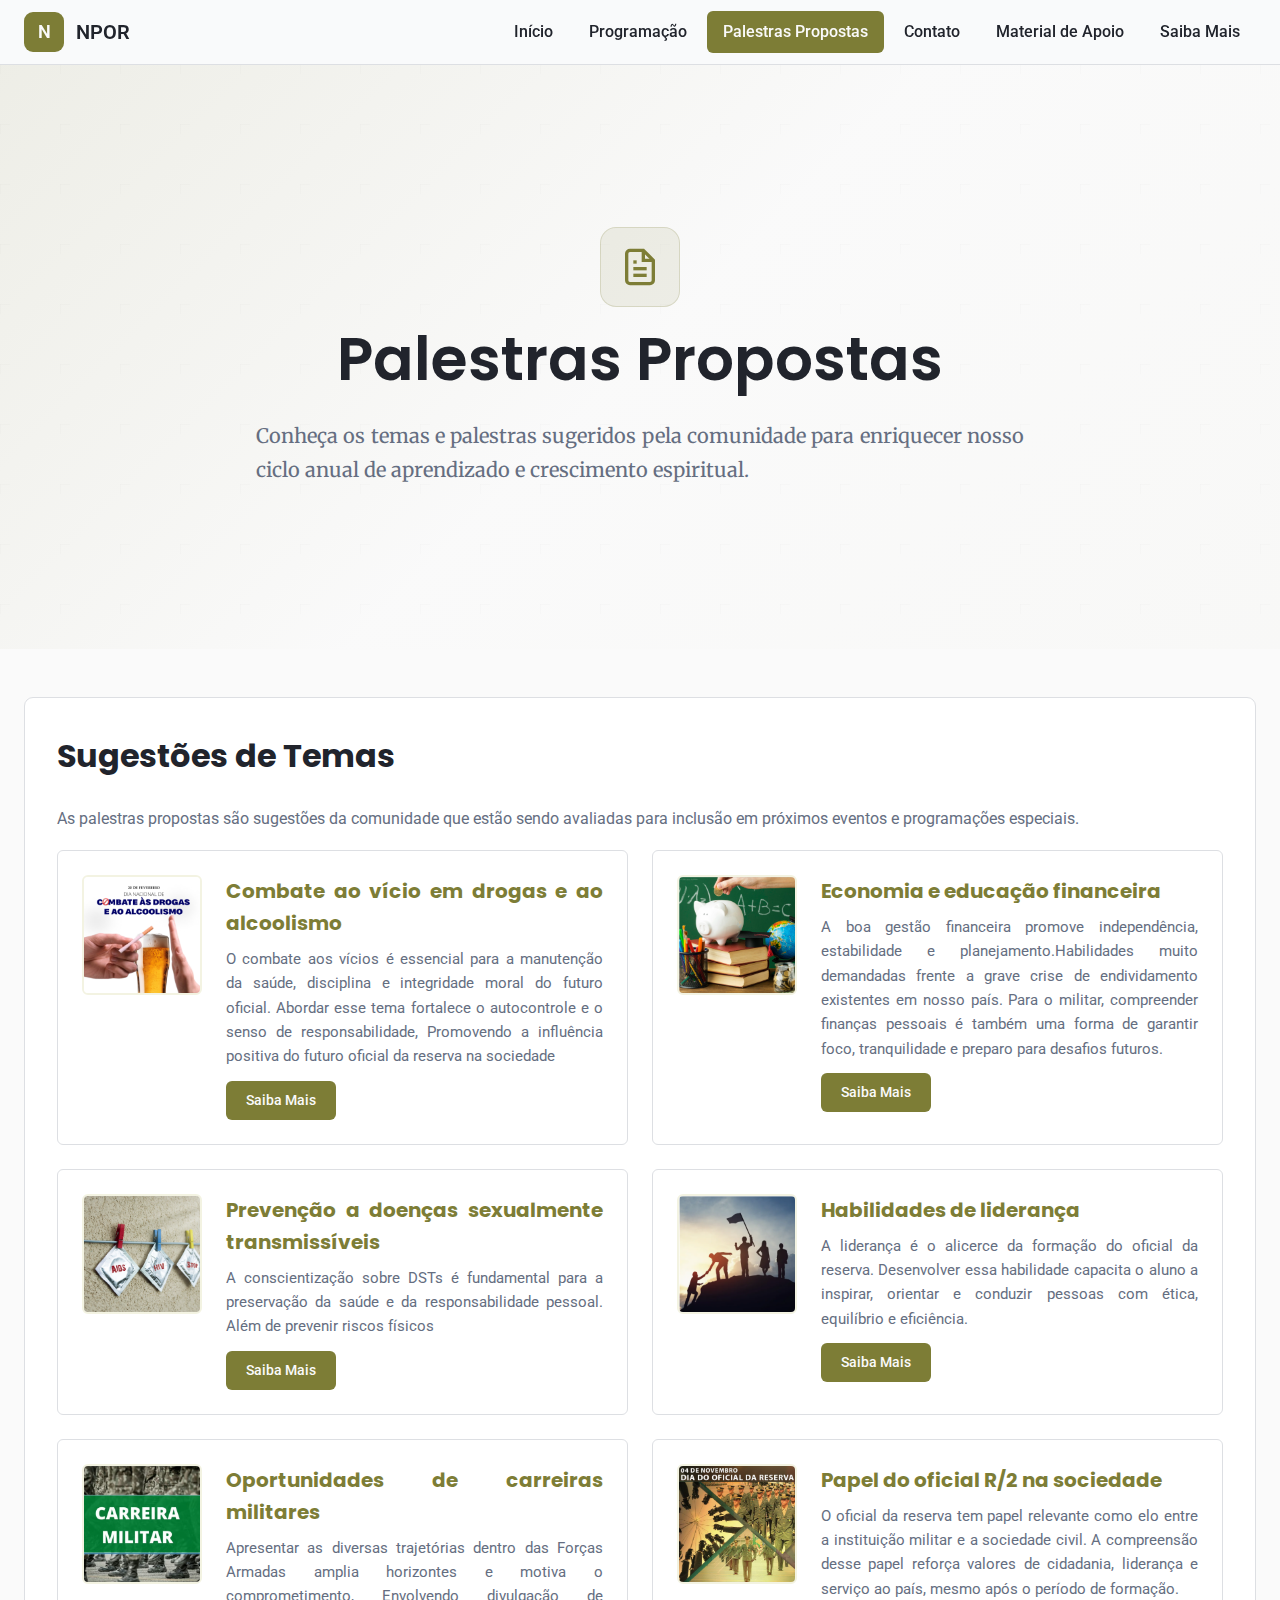
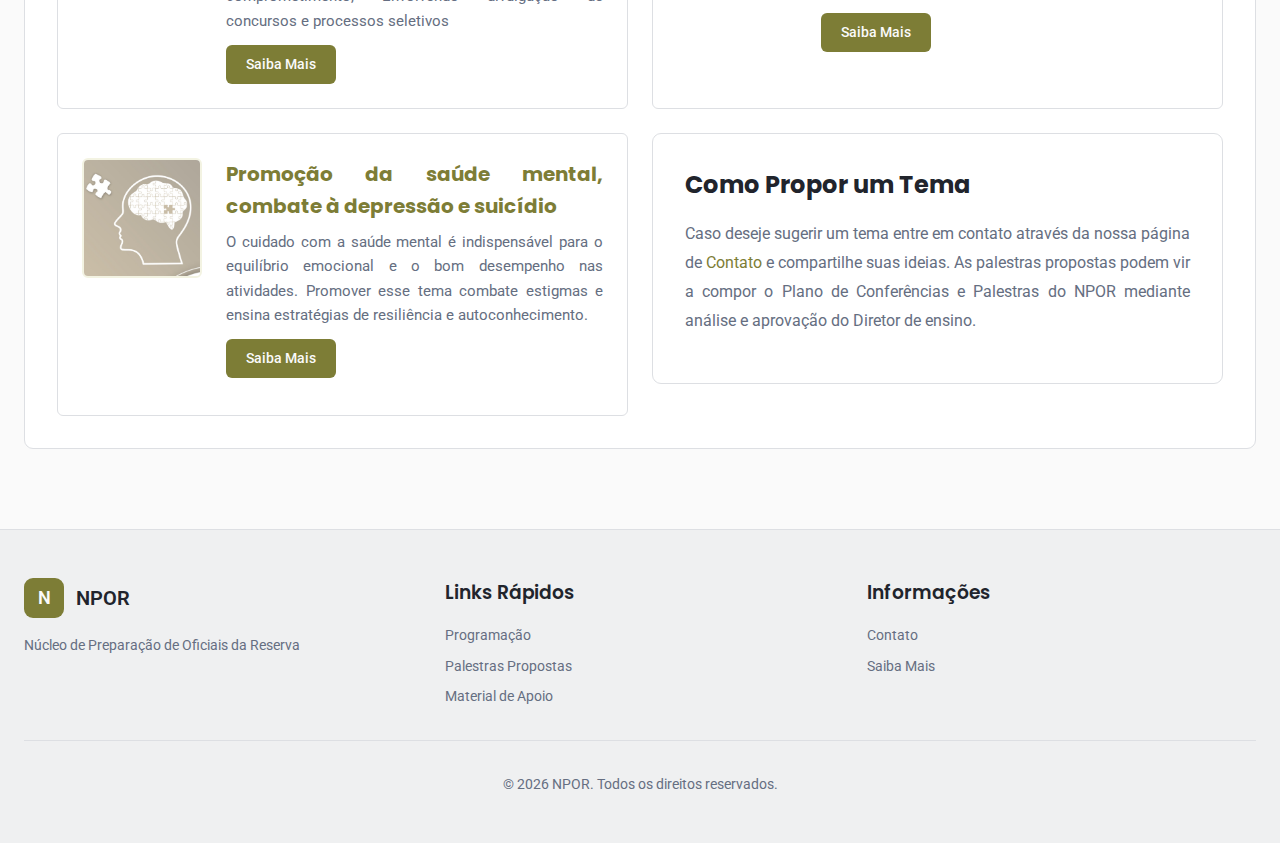
<file: palestras-propostas.html>
<!DOCTYPE html>
<html lang="pt-BR">
<head>
    <meta charset="UTF-8">
    <meta name="viewport" content="width=device-width, initial-scale=1.0">
    <title>Palestras Propostas - NPOR</title>
    <meta name="description" content="Conheça as palestras propostas e temas sugeridos para o ciclo anual do NPOR.">
    <link rel="preconnect" href="https://fonts.googleapis.com">
    <link rel="preconnect" href="https://fonts.gstatic.com" crossorigin>
    <link href="https://fonts.googleapis.com/css2?family=Poppins:wght@400;500;600;700&family=Roboto:wght@400;500&family=Merriweather:wght@400&display=swap" rel="stylesheet">
    <link rel="stylesheet" href="style.css">
</head>
<body>
    <header class="header">
        <div class="container header-content">
            <div class="logo">
                <div class="logo-icon">N</div>
                <span class="logo-text">NPOR</span>
            </div>

            <nav class="nav-desktop">
                <a href="index.html" class="nav-link">Início</a>
                <a href="programacao.html" class="nav-link">Programação</a>
                <a href="palestras-propostas.html" class="nav-link active">Palestras Propostas</a>
                <a href="contato.html" class="nav-link">Contato</a>
                <a href="material-de-apoio.html" class="nav-link">Material de Apoio</a>
                <a href="saiba-mais.html" class="nav-link">Saiba Mais</a>
            </nav>

            <button class="menu-toggle" id="menuToggle" aria-label="Abrir menu">
                <svg width="24" height="24" viewBox="0 0 24 24" fill="none" stroke="currentColor" stroke-width="2">
                    <line x1="3" y1="12" x2="21" y2="12"></line>
                    <line x1="3" y1="6" x2="21" y2="6"></line>
                    <line x1="3" y1="18" x2="21" y2="18"></line>
                </svg>
            </button>
        </div>
    </header>

    <div class="mobile-menu" id="mobileMenu">
        <div class="mobile-menu-overlay" id="mobileMenuOverlay"></div>
        <div class="mobile-menu-content">
            <div class="mobile-menu-header">
                <span class="mobile-menu-title">Menu</span>
                <button class="mobile-menu-close" id="menuClose" aria-label="Fechar menu">
                    <svg width="24" height="24" viewBox="0 0 24 24" fill="none" stroke="currentColor" stroke-width="2">
                        <line x1="18" y1="6" x2="6" y2="18"></line>
                        <line x1="6" y1="6" x2="18" y2="18"></line>
                    </svg>
                </button>
            </div>
            <nav class="mobile-nav">
                <a href="index.html" class="mobile-nav-link">Início</a>
                <a href="programacao.html" class="mobile-nav-link">Programação</a>
                <a href="palestras-propostas.html" class="mobile-nav-link">Palestras Propostas</a>
                <a href="contato.html" class="mobile-nav-link">Contato</a>
                <a href="material-de-apoio.html" class="mobile-nav-link">Material de Apoio</a>
                <a href="saiba-mais.html" class="mobile-nav-link">Saiba Mais</a>
            </nav>
        </div>
    </div>

    <main class="main-content">
        <section class="hero">
            <div class="hero-pattern"></div>
            <div class="container hero-content">
                <div class="hero-icon">
                    <svg width="40" height="40" viewBox="0 0 24 24" fill="none" stroke="currentColor" stroke-width="2">
                        <path d="M14 2H6a2 2 0 0 0-2 2v16a2 2 0 0 0 2 2h12a2 2 0 0 0 2-2V8z"></path>
                        <polyline points="14 2 14 8 20 8"></polyline>
                        <line x1="16" y1="13" x2="8" y2="13"></line>
                        <line x1="16" y1="17" x2="8" y2="17"></line>
                        <polyline points="10 9 9 9 8 9"></polyline>
                    </svg>
                </div>
                <h1 class="hero-title">Palestras Propostas</h1>
                <p class="hero-description">
                    Conheça os temas e palestras sugeridos pela comunidade para enriquecer 
                    nosso ciclo anual de aprendizado e crescimento espiritual.
                </p>
            </div>
        </section>

        <section class="content-section">
            <div class="container">
                <div class="content-card">
                    <h2 class="section-title">Sugestões de Temas</h2>
                    <p class="section-description">
                        As palestras propostas são sugestões da comunidade que estão sendo 
                        avaliadas para inclusão em próximos eventos e programações especiais.
                    </p>

                    <div class="card-list">
                        <div class="card-item">
                            <img src="IMG/ALCOLISMO.png" alt="Mindfulness" class="card-item-image">
                            <div class="card-item-content">
                                <h3>Combate ao vício em drogas e ao alcoolismo</h3>
                                <p>O combate aos vícios é essencial para a manutenção da saúde, disciplina e integridade moral do futuro oficial. Abordar esse tema fortalece o autocontrole e o senso de responsabilidade, Promovendo a influência positiva do futuro oficial da reserva na sociedade</p>
                                <a href="#" class="card-item-link">Saiba Mais</a>
                            </div>
                        </div>

                        <div class="card-item">
                            <img src="IMG/FINANCEIRA.png" alt="Juventude" class="card-item-image">
                            <div class="card-item-content">
                                <h3>Economia e educação financeira</h3>
                                <p>A boa gestão financeira promove independência, estabilidade e planejamento.Habilidades muito demandadas frente a grave crise de endividamento existentes em nosso país. Para o militar, compreender finanças pessoais é também uma forma de garantir foco, tranquilidade e preparo para desafios futuros.</p>
                                <a href="#" class="card-item-link">Saiba Mais</a>
                            </div>
                        </div>

                        <div class="card-item">
                            <img src="IMG/DST.png" alt="Liderança" class="card-item-image">
                            <div class="card-item-content">
                                <h3>Prevenção a doenças sexualmente transmissíveis</h3>
                                <p>A conscientização sobre DSTs é fundamental para a preservação da saúde e da responsabilidade pessoal. Além de prevenir riscos físicos</p>
                                <a href="pp1.html" class="card-item-link">Saiba Mais</a>
                            </div>
                        </div>

                        <div class="card-item">
                            <img src="IMG/LIDERANÇA.png" alt="Ecologia" class="card-item-image">
                            <div class="card-item-content">
                                <h3>Habilidades de liderança</h3>
                                <p>A liderança é o alicerce da formação do oficial da reserva. Desenvolver essa habilidade capacita o aluno a inspirar, orientar e conduzir pessoas com ética, equilíbrio e eficiência.</p>
                                <a href="#" class="card-item-link">Saiba Mais</a>
                            </div>
                        </div>

                        <div class="card-item">
                            <img src="IMG/CARREIRA MILITAR.png" alt="Comunicação" class="card-item-image">
                            <div class="card-item-content">
                                <h3>Oportunidades de carreiras militares</h3>
                                <p>Apresentar as diversas trajetórias dentro das Forças Armadas amplia horizontes e motiva o comprometimento, Envolvendo divulgação de concursos e processos seletivos</p>
                                <a href="#" class="card-item-link">Saiba Mais</a>
                            </div>
                        </div>

                        <div class="card-item">
                            <img src="IMG/NPOR.png" alt="Arte" class="card-item-image">
                            <div class="card-item-content">
                                <h3>Papel do oficial R/2 na sociedade</h3>
                                <p>O oficial da reserva tem papel relevante como elo entre a instituição militar e a sociedade civil. A compreensão desse papel reforça valores de cidadania, liderança e serviço ao país, mesmo após o período de formação.</p>
                                <a href="#" class="card-item-link">Saiba Mais</a>
                            </div>
                        </div>

                        <div class="card-item">
                            <img src="IMG/SD MENTAL.png" alt="Saúde Mental" class="card-item-image">
                            <div class="card-item-content">
                                <h3>Promoção da saúde mental, combate à depressão e suicídio</h3>
                                <p>O cuidado com a saúde mental é indispensável para o equilíbrio emocional e o bom desempenho nas atividades. Promover esse tema combate estigmas e ensina estratégias de resiliência e autoconhecimento.</p>
                                <a href="#" class="card-item-link">Saiba Mais</a>
                            </div>
                        </div>

                <div class="content-card">
                    <h2 class="section-subtitle">Como Propor um Tema</h2>
                    <p class="section-description">
                        Caso deseje sugerir um tema entre em contato através 
                        da nossa página de <a href="contato.html" style="color: var(--color-primary); text-decoration: none;">Contato</a> 
                        e compartilhe suas ideias. As palestras propostas podem vir a compor o Plano de Conferências e Palestras do NPOR mediante análise e aprovação do Diretor de ensino. 
                    </p>
                </div>
            </div>
        </section>
    </main>

    <footer class="footer">
        <div class="container">
            <div class="footer-grid">
                <div class="footer-col">
                    <div class="footer-logo">
                        <div class="logo-icon">N</div>
                        <span class="logo-text">NPOR</span>
                    </div>
                    <p class="footer-description">Núcleo de Preparação de Oficiais da Reserva</p>
                </div>

                <div class="footer-col">
                    <h3 class="footer-title">Links Rápidos</h3>
                    <nav class="footer-links">
                        <a href="programacao.html">Programação</a>
                        <a href="palestras-propostas.html">Palestras Propostas</a>
                        <a href="material-de-apoio.html">Material de Apoio</a>
                    </nav>
                </div>

                <div class="footer-col">
                    <h3 class="footer-title">Informações</h3>
                    <nav class="footer-links">
                        <a href="contato.html">Contato</a>
                        <a href="saiba-mais.html">Saiba Mais</a>
                    </nav>
                </div>
            </div>

            <div class="footer-bottom">
                <p>&copy; <span id="currentYear"></span> NPOR. Todos os direitos reservados.</p>
            </div>
        </div>
    </footer>

    <script src="script.js"></script>
</body>
</html>
</file>
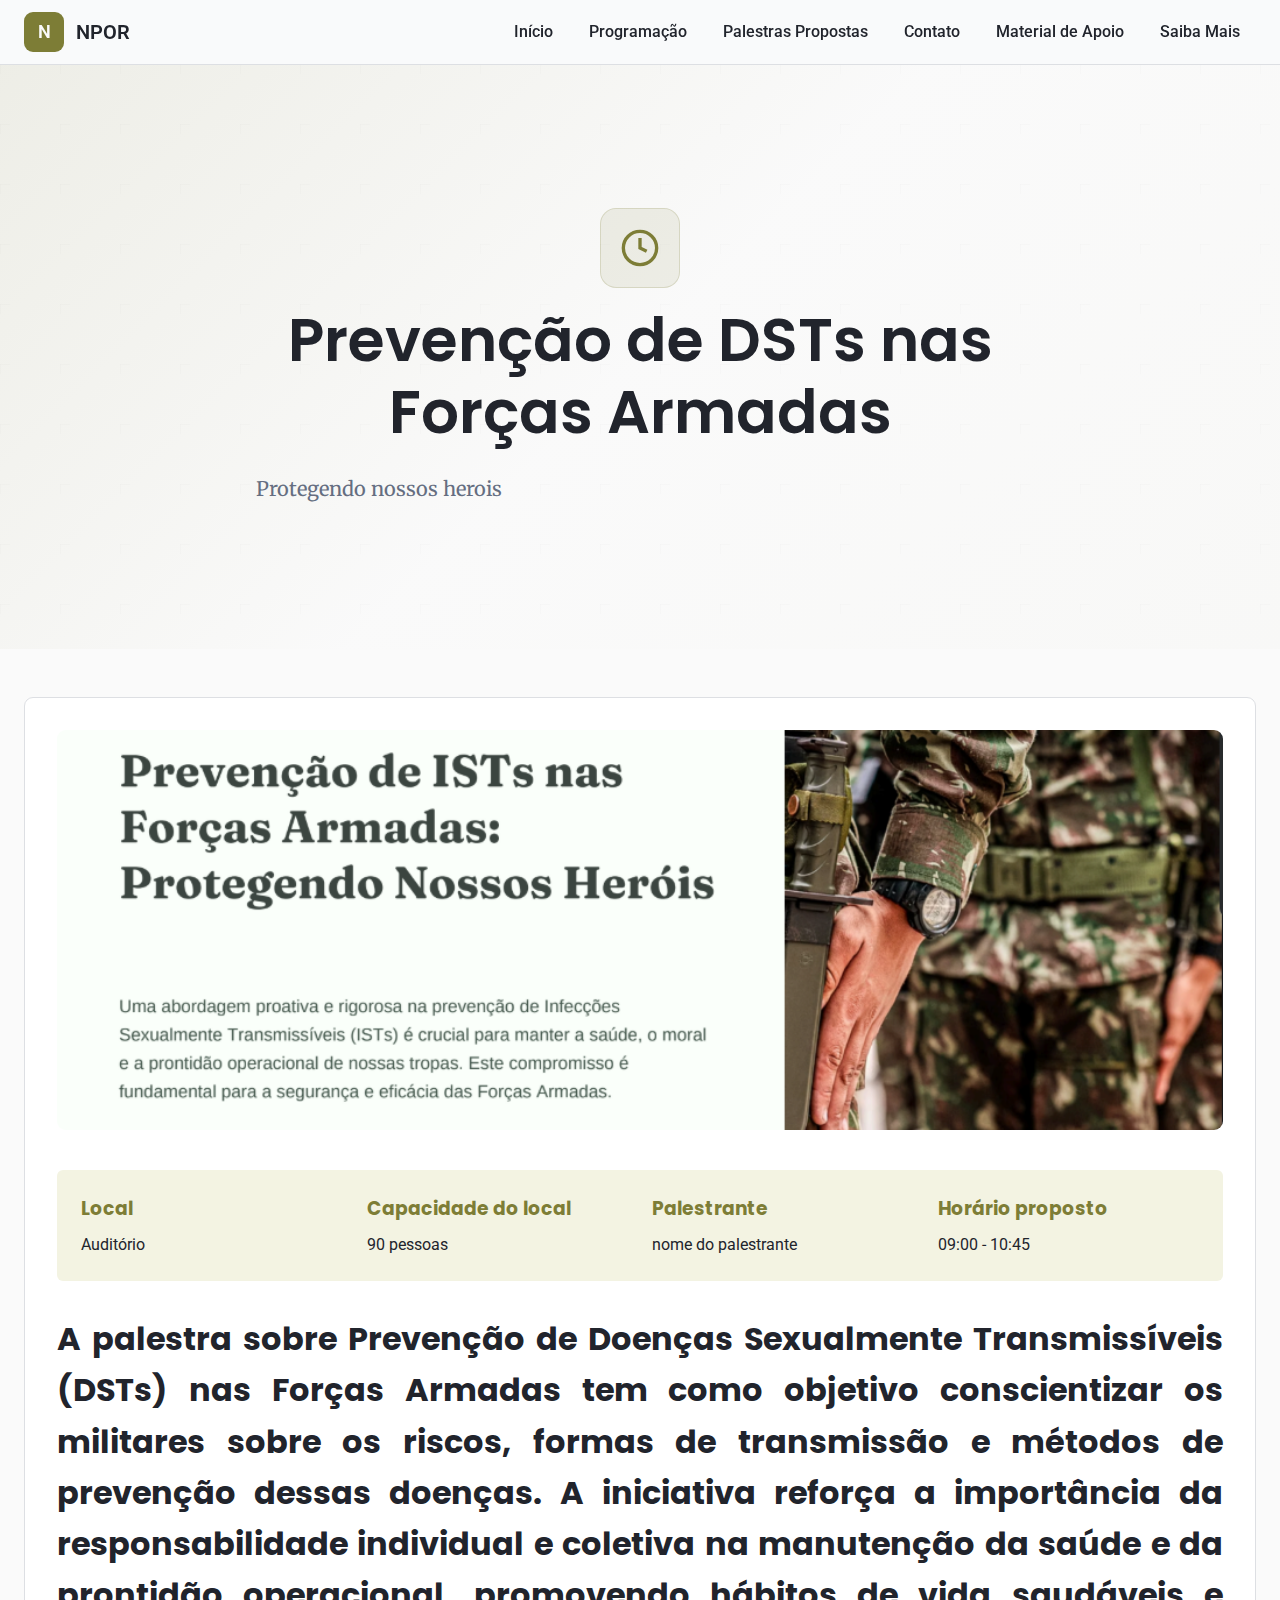
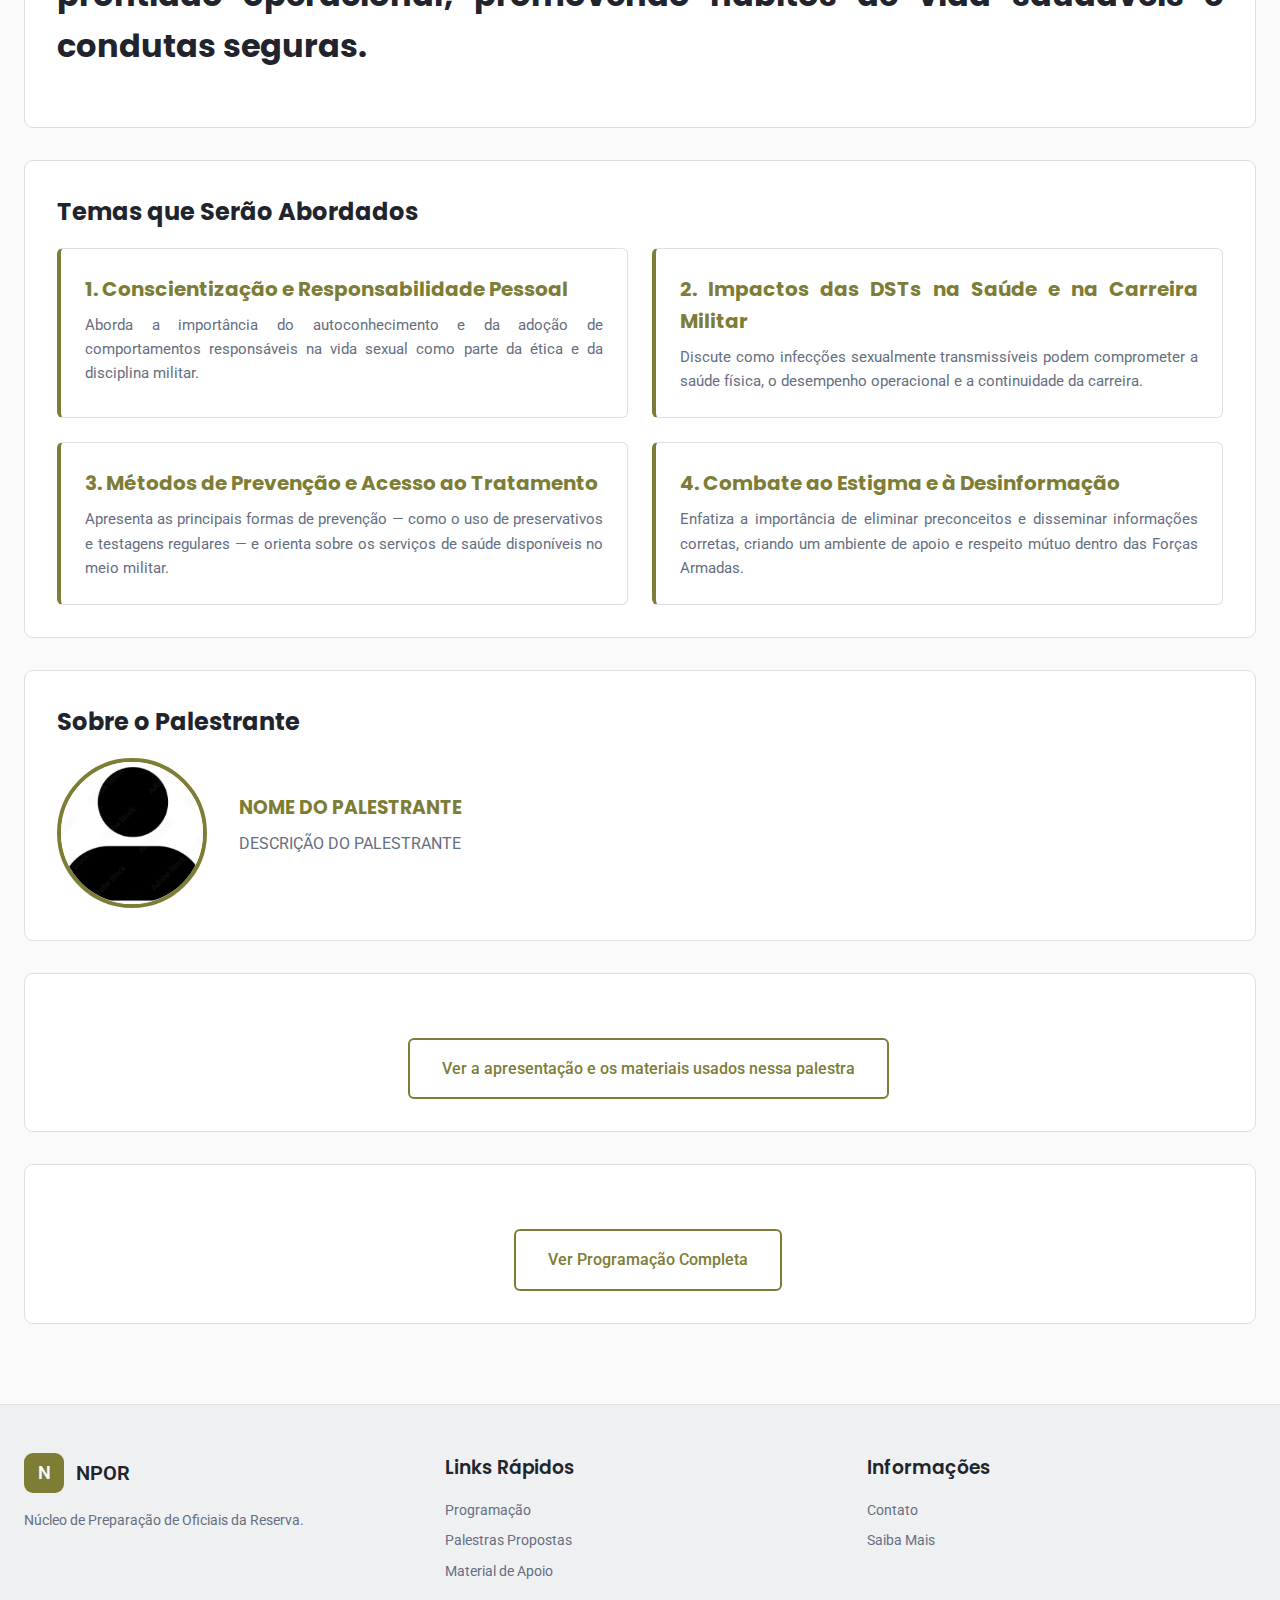
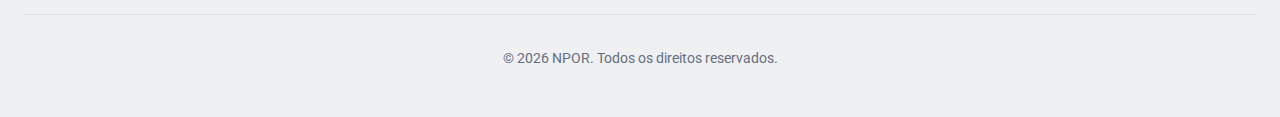
<file: pp1.html>
<!DOCTYPE html>
<html lang="pt-BR">
<head>
    <meta charset="UTF-8">
    <meta name="viewport" content="width=device-width, initial-scale=1.0">
    <title></title>
    <meta name="description" content="Palestra Janeiro 2025: Começando o Ano com Fé e Determinação. Renovação espiritual e definição de propósitos.">
    <link rel="preconnect" href="https://fonts.googleapis.com">
    <link rel="preconnect" href="https://fonts.gstatic.com" crossorigin>
    <link href="https://fonts.googleapis.com/css2?family=Poppins:wght@400;500;600;700&family=Roboto:wght@400;500&family=Merriweather:wght@400&display=swap" rel="stylesheet">
    <link rel="stylesheet" href="style.css">
</head>
<body>
    <header class="header">
        <div class="container header-content">
            <div class="logo">
                <div class="logo-icon">N</div>
                <span class="logo-text">NPOR</span>
            </div>

            <nav class="nav-desktop">
                <a href="index.html" class="nav-link">Início</a>
                <a href="programacao.html" class="nav-link">Programação</a>
                <a href="palestras-propostas.html" class="nav-link">Palestras Propostas</a>
                <a href="contato.html" class="nav-link">Contato</a>
                <a href="material-de-apoio.html" class="nav-link">Material de Apoio</a>
                <a href="saiba-mais.html" class="nav-link">Saiba Mais</a>
            </nav>

            <button class="menu-toggle" id="menuToggle" aria-label="Abrir menu">
                <svg width="24" height="24" viewBox="0 0 24 24" fill="none" stroke="currentColor" stroke-width="2">
                    <line x1="3" y1="12" x2="21" y2="12"></line>
                    <line x1="3" y1="6" x2="21" y2="6"></line>
                    <line x1="3" y1="18" x2="21" y2="18"></line>
                </svg>
            </button>
        </div>
    </header>

    <div class="mobile-menu" id="mobileMenu">
        <div class="mobile-menu-overlay" id="mobileMenuOverlay"></div>
        <div class="mobile-menu-content">
            <div class="mobile-menu-header">
                <span class="mobile-menu-title">Menu</span>
                <button class="mobile-menu-close" id="menuClose" aria-label="Fechar menu">
                    <svg width="24" height="24" viewBox="0 0 24 24" fill="none" stroke="currentColor" stroke-width="2">
                        <line x1="18" y1="6" x2="6" y2="18"></line>
                        <line x1="6" y1="6" x2="18" y2="18"></line>
                    </svg>
                </button>
            </div>
            <nav class="mobile-nav">
                <a href="index.html" class="mobile-nav-link">Início</a>
                <a href="programacao.html" class="mobile-nav-link">Programação</a>
                <a href="palestras-propostas.html" class="mobile-nav-link">Palestras Propostas</a>
                <a href="contato.html" class="mobile-nav-link">Contato</a>
                <a href="material-de-apoio.html" class="mobile-nav-link">Material de Apoio</a>
                <a href="saiba-mais.html" class="mobile-nav-link">Saiba Mais</a>
            </nav>
        </div>
    </div>

    <main class="main-content">
        <section class="hero">
            <div class="hero-pattern"></div>
            <div class="container hero-content">
                <div class="hero-icon">
                    <svg width="40" height="40" viewBox="0 0 24 24" fill="none" stroke="currentColor" stroke-width="2">
                        <circle cx="12" cy="12" r="10"></circle>
                        <polyline points="12 6 12 12 16 14"></polyline>
                    </svg>
                </div>
                <h1 class="hero-title">Prevenção de DSTs nas Forças Armadas</h1>
                <p class="hero-description">
                    Protegendo nossos herois
                </p>
            </div>
        </section>

        <section class="content-section">
            <div class="container">
                <div class="content-card">
                    <img src="Captura de tela 2025-11-05 064713.png" 
                         alt="Renovação e Propósito" 
                         style="width: 100%; height: 400px; object-fit: cover; border-radius: var(--radius-lg); margin-bottom: 2rem;">
                    
                    <div style="display: grid; grid-template-columns: repeat(auto-fit, minmax(250px, 1fr)); gap: 1.5rem; margin-bottom: 2rem; padding: 1.5rem; background: var(--color-primary-light); border-radius: var(--radius);">


                        <div>
                            <h3 style="color: var(--color-primary); margin-bottom: 0.5rem;">Local</h3>
                            <p style="margin: 0;">Auditório </p>
                        </div>
                        <div>
                            <h3 style="color: var(--color-primary); margin-bottom: 0.5rem;">Capacidade do local</h3>
                            <p style="margin: 0;">90 pessoas</p>
                        </div>
                                                <div>
                            <h3 style="color: var(--color-primary); margin-bottom: 0.5rem;">Palestrante</h3>
                            <p style="margin: 0;">nome do palestrante</p>
                        </div>
                                                                        <div>
                            <h3 style="color: var(--color-primary); margin-bottom: 0.5rem;">Horário proposto </h3>
                            <p style="margin: 0;"> 09:00 - 10:45</p>
                        </div>
                    </div>

                    <h2 class="section-title">A palestra sobre Prevenção de Doenças Sexualmente Transmissíveis (DSTs) nas Forças Armadas tem como objetivo conscientizar os militares sobre os riscos, formas de transmissão e métodos de prevenção dessas doenças. A iniciativa reforça a importância da responsabilidade individual e coletiva na manutenção da saúde e da prontidão operacional, promovendo hábitos de vida saudáveis e condutas seguras.</h2>
                    <p class="section-description">
                       

                </div>

                <div class="content-card">
                    <h2 class="section-subtitle">Temas que Serão Abordados</h2>
                    <div class="card-list">
                        <div class="card-item" style="border-left: 4px solid var(--color-primary);">
                            <div class="card-item-content">
                                <h3>1. Conscientização e Responsabilidade Pessoal</h3>
                                <p>Aborda a importância do autoconhecimento e da adoção de comportamentos responsáveis na vida sexual como parte da ética e da disciplina militar.</p>
                            </div>
                        </div>

                        <div class="card-item" style="border-left: 4px solid var(--color-primary);">
                            <div class="card-item-content">
                                <h3>2. Impactos das DSTs na Saúde e na Carreira Militar</h3>
                                <p>Discute como infecções sexualmente transmissíveis podem comprometer a saúde física, o desempenho operacional e a continuidade da carreira.</p>
                            </div>
                        </div>

                        <div class="card-item" style="border-left: 4px solid var(--color-primary);">
                            <div class="card-item-content">
                                <h3>3. Métodos de Prevenção e Acesso ao Tratamento</h3>
                                <p>Apresenta as principais formas de prevenção — como o uso de preservativos e testagens regulares — e orienta sobre os serviços de saúde disponíveis no meio militar.</p>
                            </div>
                        </div>

                        <div class="card-item" style="border-left: 4px solid var(--color-primary);">
                            <div class="card-item-content">
                                <h3>4. Combate ao Estigma e à Desinformação</h3>
                                <p>Enfatiza a importância de eliminar preconceitos e disseminar informações corretas, criando um ambiente de apoio e respeito mútuo dentro das Forças Armadas.</p>
                            </div>
                        </div>
                    </div>
                </div>

          













                <div class="content-card">
                    <h2 class="section-subtitle">Sobre o Palestrante</h2>
                    <div style="display: flex; gap: 2rem; align-items: center; flex-wrap: wrap;">
                        <img src="IMG/pessoa.png" 
                             alt="Palestrante" 
                             style="width: 150px; height: 150px; border-radius: 50%; object-fit: cover; border: 4px solid var(--color-primary);">
                        <div style="flex: 1; min-width: 250px;">
                            <h3 style="color: var(--color-primary); margin-bottom: 0.5rem;">NOME DO PALESTRANTE</h3>
                            <p style="color: var(--color-muted-foreground); margin-bottom: 1rem;">
                               DESCRIÇÃO DO PALESTRANTE 
                            </p>
                           
                        </div>
                    </div>
                </div>

                <div class="content-card">

                    
                    <div style="margin-top: 2rem; text-align: center;">

                        <a href="https://drive.google.com/file/d/135viglI8D2p7qWDpYt61m25KeeyYXX-p/view" style="margin-left: 1rem; display: inline-block; padding: 1rem 2rem; color: var(--color-primary); text-decoration: none; border: 2px solid var(--color-primary); border-radius: var(--radius); font-weight: 500; transition: all var(--transition);" 
                           onmouseover="this.style.backgroundColor='var(--color-primary-light)'"
                           onmouseout="this.style.backgroundColor='transparent'">
                            Ver a apresentação e os materiais usados nessa palestra
                        </a>
                    </div>
                </div>
                 <div class="content-card">

                    
                    <div style="margin-top: 2rem; text-align: center;">

                        <a href="programacao.html" style="margin-left: 1rem; display: inline-block; padding: 1rem 2rem; color: var(--color-primary); text-decoration: none; border: 2px solid var(--color-primary); border-radius: var(--radius); font-weight: 500; transition: all var(--transition);" 
                           onmouseover="this.style.backgroundColor='var(--color-primary-light)'"
                           onmouseout="this.style.backgroundColor='transparent'">
                            Ver Programação Completa
                        </a>
                    </div>
                </div>
            </div>
        </section>
    </main>

    <footer class="footer">
        <div class="container">
            <div class="footer-grid">
                <div class="footer-col">
                    <div class="footer-logo">
                        <div class="logo-icon">N</div>
                        <span class="logo-text">NPOR</span>
                    </div>
                    <p class="footer-description">Núcleo de Preparação de Oficiais da Reserva.</p>
                </div>

                <div class="footer-col">
                    <h3 class="footer-title">Links Rápidos</h3>
                    <nav class="footer-links">
                        <a href="programacao.html">Programação</a>
                        <a href="palestras-propostas.html">Palestras Propostas</a>
                        <a href="material-de-apoio.html">Material de Apoio</a>
                    </nav>
                </div>

                <div class="footer-col">
                    <h3 class="footer-title">Informações</h3>
                    <nav class="footer-links">
                        <a href="contato.html">Contato</a>
                        <a href="saiba-mais.html">Saiba Mais</a>
                    </nav>
                </div>
            </div>

            <div class="footer-bottom">
                <p>&copy; <span id="currentYear"></span> NPOR. Todos os direitos reservados.</p>
            </div>
        </div>
    </footer>

    <script src="script.js"></script>
</body>
</html>
</file>
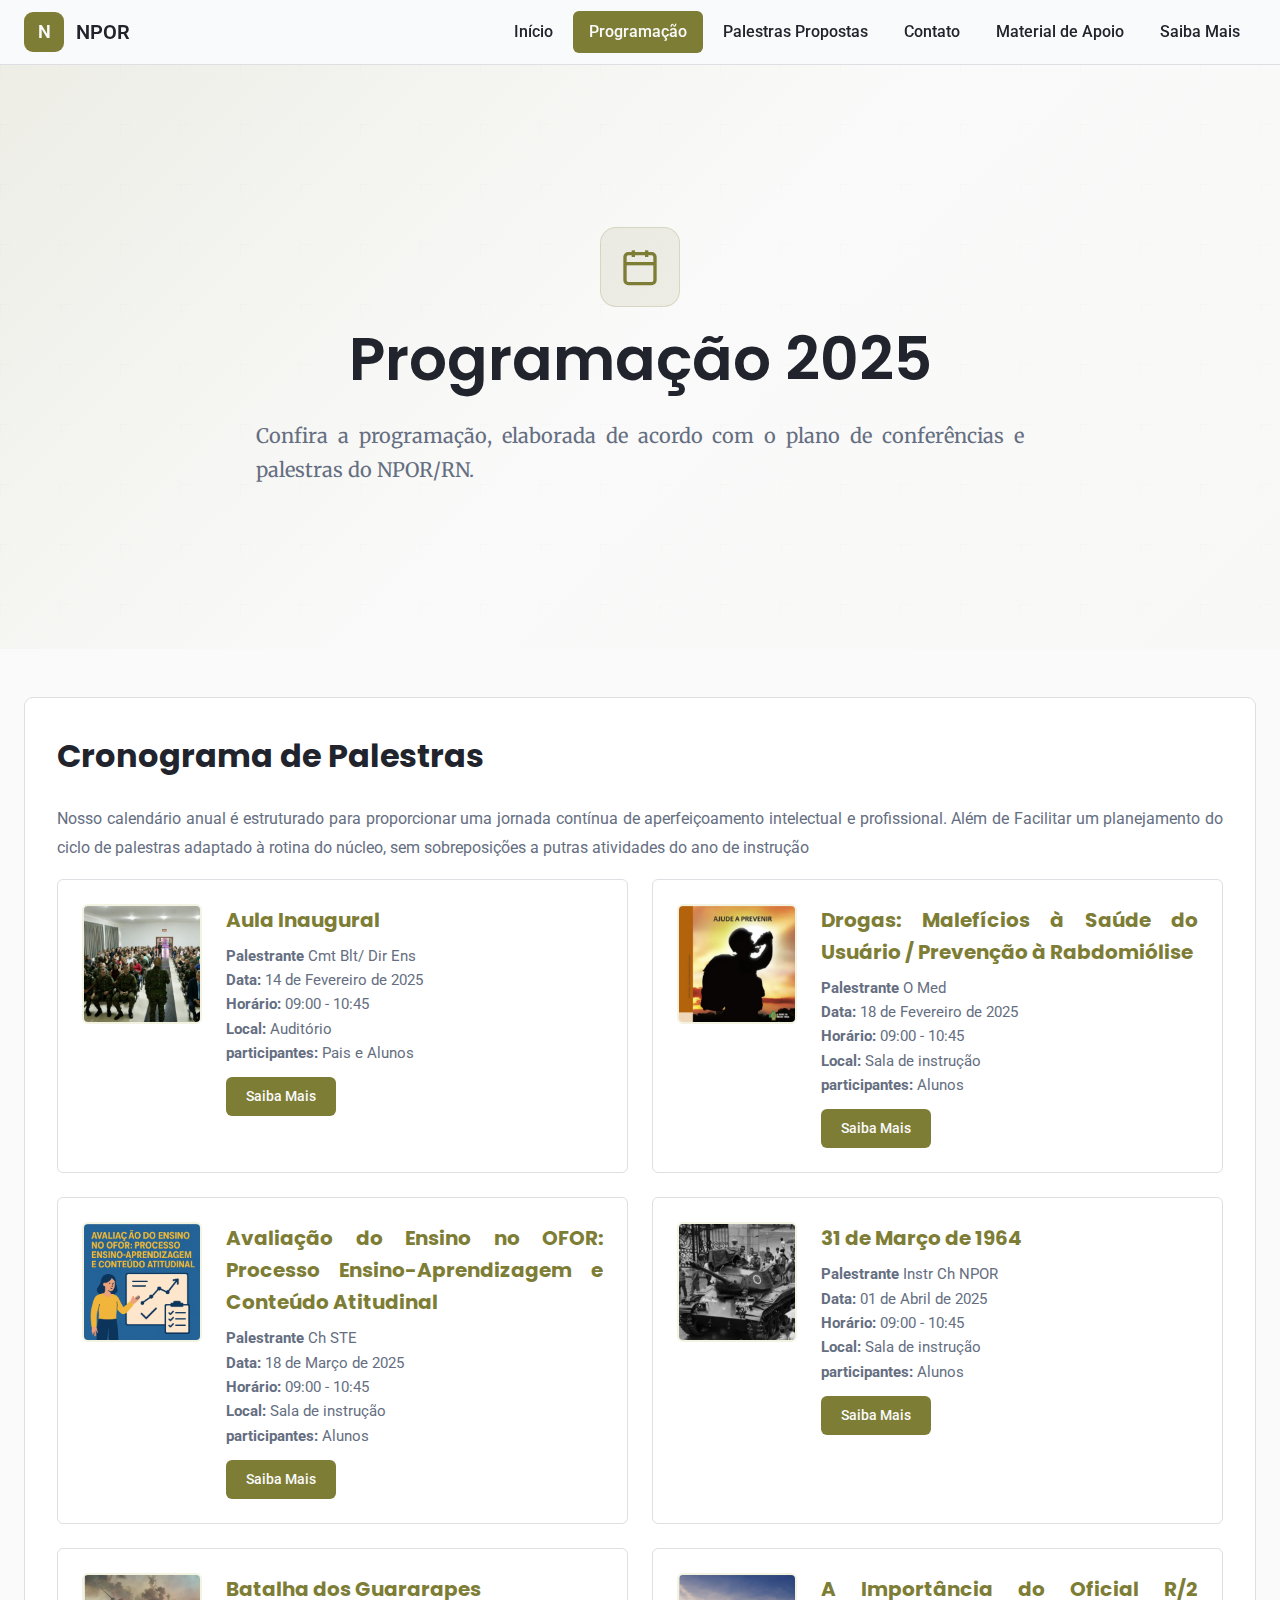
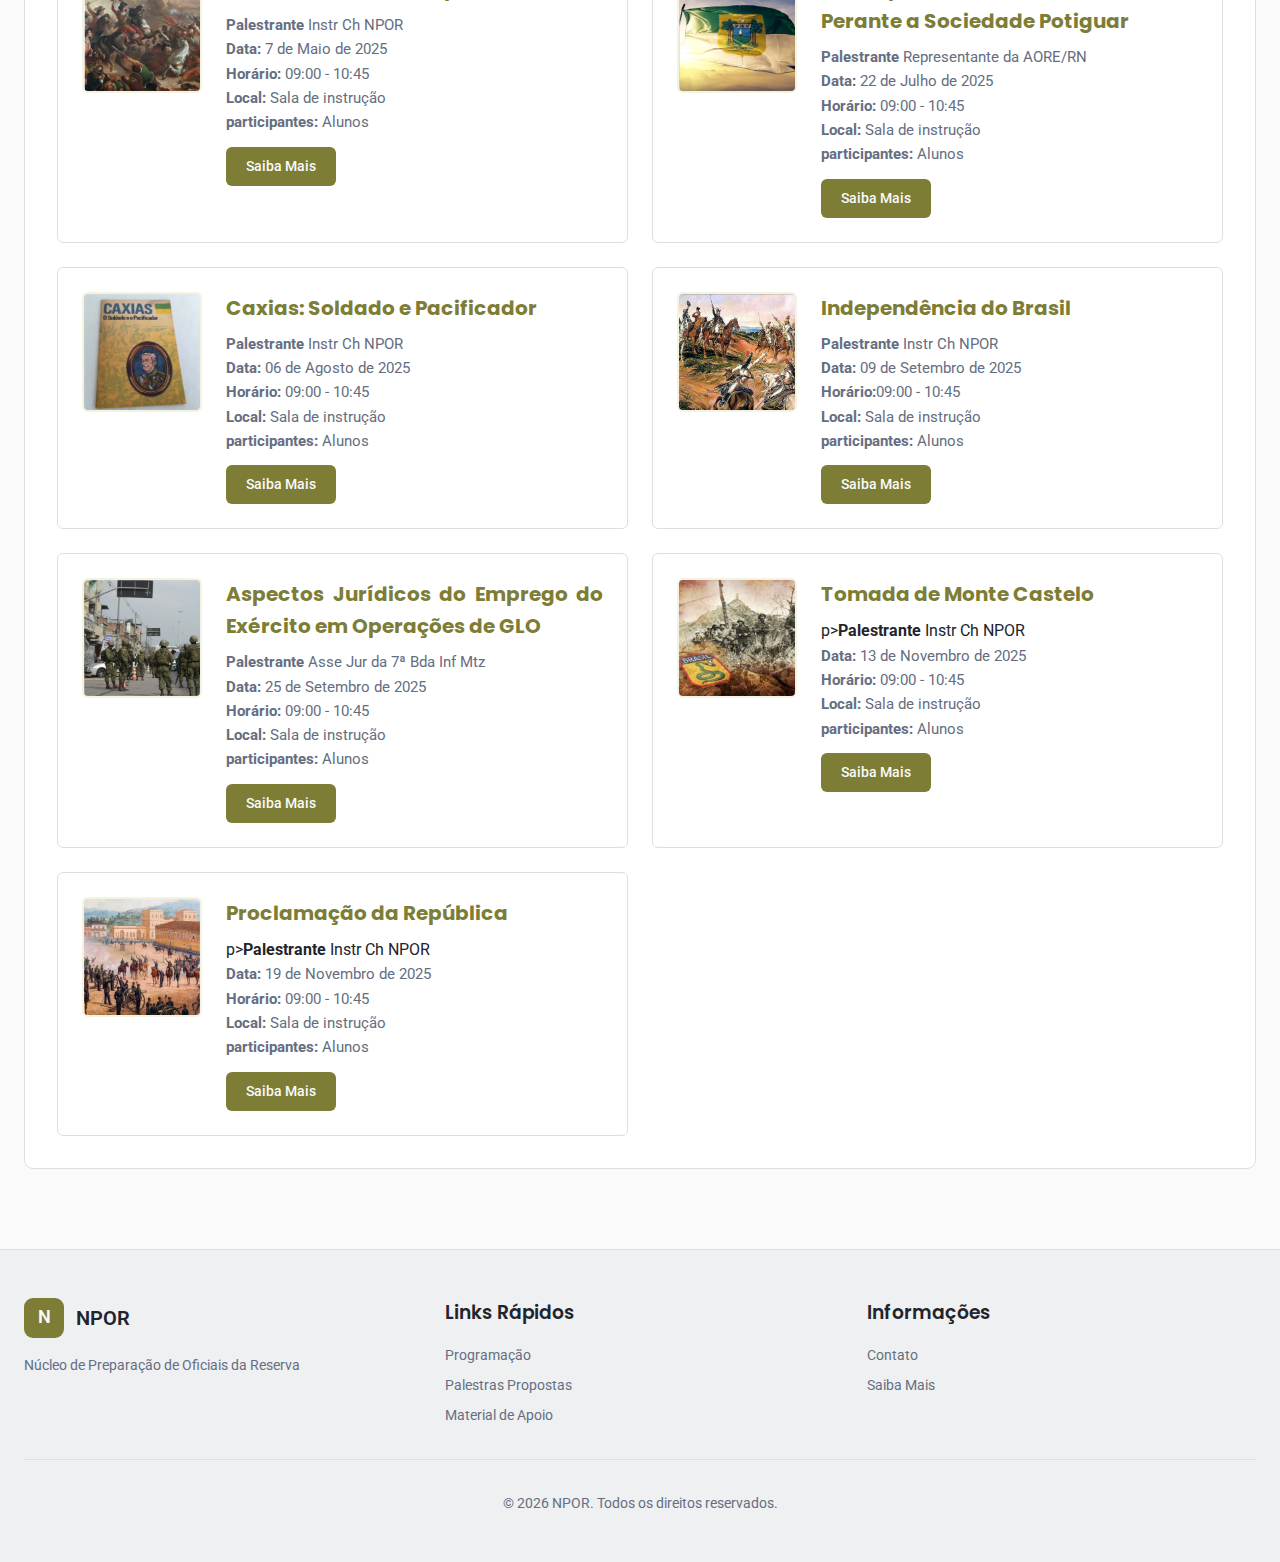
<file: programacao.html>
<!DOCTYPE html>
<html lang="pt-BR">
<head>
    <meta charset="UTF-8">
    <meta name="viewport" content="width=device-width, initial-scale=1.0">
    <title>Programação - NPOR</title>
    <meta name="description" content="Confira a programação completa do ciclo anual de palestras do NPOR com datas, temas e palestrantes.">
    <link rel="preconnect" href="https://fonts.googleapis.com">
    <link rel="preconnect" href="https://fonts.gstatic.com" crossorigin>
    <link href="https://fonts.googleapis.com/css2?family=Poppins:wght@400;500;600;700&family=Roboto:wght@400;500&family=Merriweather:wght@400&display=swap" rel="stylesheet">
    <link rel="stylesheet" href="style.css">
</head>
<body>
    <header class="header">
        <div class="container header-content">
            <div class="logo">
                <div class="logo-icon">N</div>
                <span class="logo-text">NPOR</span>
            </div>

            <nav class="nav-desktop">
                <a href="index.html" class="nav-link">Início</a>
                <a href="programacao.html" class="nav-link active">Programação</a>
                <a href="palestras-propostas.html" class="nav-link">Palestras Propostas</a>
                <a href="contato.html" class="nav-link">Contato</a>
                <a href="material-de-apoio.html" class="nav-link">Material de Apoio</a>
                <a href="saiba-mais.html" class="nav-link">Saiba Mais</a>
            </nav>

            <button class="menu-toggle" id="menuToggle" aria-label="Abrir menu">
                <svg width="24" height="24" viewBox="0 0 24 24" fill="none" stroke="currentColor" stroke-width="2">
                    <line x1="3" y1="12" x2="21" y2="12"></line>
                    <line x1="3" y1="6" x2="21" y2="6"></line>
                    <line x1="3" y1="18" x2="21" y2="18"></line>
                </svg>
            </button>
        </div>
    </header>

    <div class="mobile-menu" id="mobileMenu">
        <div class="mobile-menu-overlay" id="mobileMenuOverlay"></div>
        <div class="mobile-menu-content">
            <div class="mobile-menu-header">
                <span class="mobile-menu-title">Menu</span>
                <button class="mobile-menu-close" id="menuClose" aria-label="Fechar menu">
                    <svg width="24" height="24" viewBox="0 0 24 24" fill="none" stroke="currentColor" stroke-width="2">
                        <line x1="18" y1="6" x2="6" y2="18"></line>
                        <line x1="6" y1="6" x2="18" y2="18"></line>
                    </svg>
                </button>
            </div>
            <nav class="mobile-nav">
                <a href="index.html" class="mobile-nav-link">Início</a>
                <a href="programacao.html" class="mobile-nav-link">Programação</a>
                <a href="palestras-propostas.html" class="mobile-nav-link">Palestras Propostas</a>
                <a href="contato.html" class="mobile-nav-link">Contato</a>
                <a href="material-de-apoio.html" class="mobile-nav-link">Material de Apoio</a>
                <a href="saiba-mais.html" class="mobile-nav-link">Saiba Mais</a>
            </nav>
        </div>
    </div>

    <main class="main-content">
        <section class="hero">
            <div class="hero-pattern"></div>
            <div class="container hero-content">
                <div class="hero-icon">
                    <svg width="40" height="40" viewBox="0 0 24 24" fill="none" stroke="currentColor" stroke-width="2">
                        <rect x="3" y="4" width="18" height="18" rx="2" ry="2"></rect>
                        <line x1="16" y1="2" x2="16" y2="6"></line>
                        <line x1="8" y1="2" x2="8" y2="6"></line>
                        <line x1="3" y1="10" x2="21" y2="10"></line>
                    </svg>
                </div>
                <h1 class="hero-title">Programação 2025</h1>
                <p class="hero-description">
                   Confira a programação, elaborada de acordo com o plano de conferências e palestras do NPOR/RN.
                </p>
            </div>
        </section>

        <section class="content-section">
            <div class="container">
                <div class="content-card">
                    <h2 class="section-title">Cronograma de Palestras</h2>
                    <p class="section-description">
                      Nosso calendário anual é estruturado para proporcionar uma jornada contínua de aperfeiçoamento intelectual e profissional. Além de Facilitar um planejamento do ciclo de palestras adaptado à rotina do núcleo, sem sobreposições a putras atividades do ano de instrução
                    </p>

                    <div class="card-list">
                        <div class="card-item">
                            <img src="IMG/AULAINALGURAL.png" alt="Renovação" class="card-item-image">
                            <div class="card-item-content">
                                <h3>Aula Inaugural</h3>
                                <p><strong>Palestrante</strong> Cmt Blt/ Dir Ens</p>
                                <p><strong>Data:</strong> 14 de Fevereiro de 2025</p>
                                <p><strong>Horário:</strong> 09:00 - 10:45</p>
                                 <p><strong>Local:</strong> Auditório</p>
                                <p><strong>participantes:</strong> Pais e Alunos</p>
                                <a href="p1.html" class="card-item-link">Saiba Mais</a>
                            </div>
                        </div>

                        <div class="card-item">
                            <img src="IMG/RABDOMIOLISE.png" alt="Relacionamentos" class="card-item-image">
                            <div class="card-item-content">
                                <h3>Drogas: Malefícios à Saúde do Usuário / Prevenção à Rabdomiólise</h3>
                                <p><strong>Palestrante</strong> O Med</p>
                                <p><strong>Data:</strong> 18 de Fevereiro de 2025</p>
                                <p><strong>Horário:</strong> 09:00 - 10:45</p>
                                <p><strong>Local:</strong> Sala de instrução</p>
                                <p><strong>participantes:</strong> Alunos</p>
                                
                                <a href="#" class="card-item-link">Saiba Mais</a>
                            </div>
                        </div>

                        <div class="card-item">
                            <img src="IMG/AVOFOR.png" alt="Superação" class="card-item-image">
                            <div class="card-item-content">
                                <h3>Avaliação do Ensino no OFOR: Processo Ensino-Aprendizagem e Conteúdo Atitudinal</h3>
                                <p><strong>Palestrante</strong> Ch STE</p>
                                <p><strong>Data:</strong> 18 de Março de 2025</p>
                                <p><strong>Horário:</strong> 09:00 - 10:45</p>
                                <p><strong>Local:</strong> Sala de instrução</p>
                                <p><strong>participantes:</strong> Alunos</p>
                                 <a href="#" class="card-item-link">Saiba Mais</a>
                            </div>
                        </div>

                        <div class="card-item">
                            <img src="IMG/1964.png" alt="Gratidão" class="card-item-image">
                            <div class="card-item-content">
                                <h3>31 de Março de 1964</h3>
                                <p><strong>Palestrante</strong> Instr Ch NPOR</p>
                                <p><strong>Data:</strong> 01 de Abril de 2025</p>
                         
                                <p><strong>Horário:</strong> 09:00 - 10:45</p>
                                
                                <p><strong>Local:</strong> Sala de instrução</p>
                                <p><strong>participantes:</strong> Alunos</p>
                                <a href="#" class="card-item-link">Saiba Mais</a>
                            </div>
                        </div>

                        <div class="card-item">
                            <img src="IMG/GUARARAPES.png" alt="Família" class="card-item-image">
                            <div class="card-item-content">
                                <h3>Batalha dos Guararapes</h3>
                                <p><strong>Palestrante</strong> Instr Ch NPOR</p>
                                <p><strong>Data:</strong> 7 de Maio de 2025 </p>
                             
                                <p><strong>Horário:</strong> 09:00 - 10:45</p>
                                
                                <p><strong>Local:</strong> Sala de instrução</p>
                                <p><strong>participantes:</strong> Alunos</p>
                                <a href="#" class="card-item-link">Saiba Mais</a>
                            </div>
                        </div>

                        <div class="card-item">
                            <img src="IMG/BANDEIRARN.png" alt="Propósito" class="card-item-image">
                            <div class="card-item-content">
                                <h3>A Importância do Oficial R/2 Perante a Sociedade Potiguar</h3>
                                <p><strong>Palestrante</strong> Representante da AORE/RN</p>
                                <p><strong>Data:</strong> 22 de Julho de 2025</p>
                       
                                <p><strong>Horário:</strong> 09:00 - 10:45</p>
                                
                                <p><strong>Local:</strong> Sala de instrução</p>
                                <p><strong>participantes:</strong> Alunos</p>
                                <a href="#" class="card-item-link">Saiba Mais</a>
                            </div>
                        </div>

                        <div class="card-item">
                            <img src="IMG/CAXIAS.png" alt="Perdão" class="card-item-image">
                            <div class="card-item-content">
                                <h3>Caxias: Soldado e Pacificador</h3>
                                <p><strong>Palestrante</strong> Instr Ch NPOR</p>
                                <p><strong>Data:</strong> 06 de Agosto de 2025</p>
                               
                                <p><strong>Horário:</strong> 09:00 - 10:45</p>
                               
                                <p><strong>Local:</strong> Sala de instrução</p>
                                <p><strong>participantes:</strong> Alunos</p>
                                 <a href="#" class="card-item-link">Saiba Mais</a>
                            </div>
                        </div>

                        <div class="card-item">
                            <img src="IMG/IPIRANGA.png" alt="Autocuidado" class="card-item-image">
                            <div class="card-item-content">
                                <h3>Independência do Brasil</h3>
                                <p><strong>Palestrante</strong> Instr Ch NPOR</p>
                                <p><strong>Data:</strong> 09 de Setembro de 2025</p>
                              
                                <p><strong>Horário:</strong>09:00 - 10:45</p>
                                
                                <p><strong>Local:</strong> Sala de instrução</p>
                                <p><strong>participantes:</strong> Alunos</p>
                                <a href="#" class="card-item-link">Saiba Mais</a>
                            </div>
                        </div>

                        <div class="card-item">
                            <img src="IMG/GLO.png" alt="Esperança" class="card-item-image">
                            <div class="card-item-content">
                                <h3>Aspectos Jurídicos do Emprego do Exército em Operações de GLO</h3>
                                <p><strong>Palestrante</strong> Asse  Jur da 7ª Bda Inf Mtz</p>
                                <p><strong>Data:</strong> 25 de Setembro de 2025</p>
                               
                                <p><strong>Horário:</strong> 09:00 - 10:45</p>
                                
                                <p><strong>Local:</strong> Sala de instrução</p>
                                <p><strong>participantes:</strong> Alunos</p>
                                <a href="#" class="card-item-link">Saiba Mais</a>
                            </div>
                        </div>

                        <div class="card-item">
                            <img src="IMG/FEB.png" alt="Sabedoria" class="card-item-image">
                            <div class="card-item-content">
                                <h3>Tomada de Monte Castelo</h3>
                                p><strong>Palestrante</strong> Instr Ch NPOR</p>
                                <p><strong>Data:</strong> 13 de Novembro de 2025</p>
                                
                                <p><strong>Horário:</strong> 09:00 - 10:45</p>
                                
                                <p><strong>Local:</strong> Sala de instrução</p>
                                <p><strong>participantes:</strong> Alunos</p>
                                <a href="#" class="card-item-link">Saiba Mais</a>
                            </div>
                        </div>

                        <div class="card-item">
                            <img src="IMG/REPUBLICA.png" alt="Abundância" class="card-item-image">
                            <div class="card-item-content">
                                <h3>Proclamação da República</h3>
                                p><strong>Palestrante</strong> Instr Ch NPOR</p>
                                <p><strong>Data:</strong> 19 de Novembro de 2025</p>
                                <p><strong>Horário:</strong> 09:00 - 10:45</p>
                                
                                <p><strong>Local:</strong> Sala de instrução</p>
                                <p><strong>participantes:</strong> Alunos</p>
                                <a href="#" class="card-item-link">Saiba Mais</a>
                            </div>
                        </div>
                        </div>
                    </div>
                </div>
            </div>
        </section>
    </main>

    <footer class="footer">
        <div class="container">
            <div class="footer-grid">
                <div class="footer-col">
                    <div class="footer-logo">
                        <div class="logo-icon">N</div>
                        <span class="logo-text">NPOR</span>
                    </div>
                    <p class="footer-description">Núcleo de Preparação de Oficiais da Reserva</p>
                </div>

                <div class="footer-col">
                    <h3 class="footer-title">Links Rápidos</h3>
                    <nav class="footer-links">
                        <a href="programacao.html">Programação</a>
                        <a href="palestras-propostas.html">Palestras Propostas</a>
                        <a href="material-de-apoio.html">Material de Apoio</a>
                    </nav>
                </div>

                <div class="footer-col">
                    <h3 class="footer-title">Informações</h3>
                    <nav class="footer-links">
                        <a href="contato.html">Contato</a>
                        <a href="saiba-mais.html">Saiba Mais</a>
                    </nav>
                </div>
            </div>

            <div class="footer-bottom">
                <p>&copy; <span id="currentYear"></span> NPOR. Todos os direitos reservados.</p>
            </div>
        </div>
    </footer>

    <script src="script.js"></script>
</body>
</html>
</file>
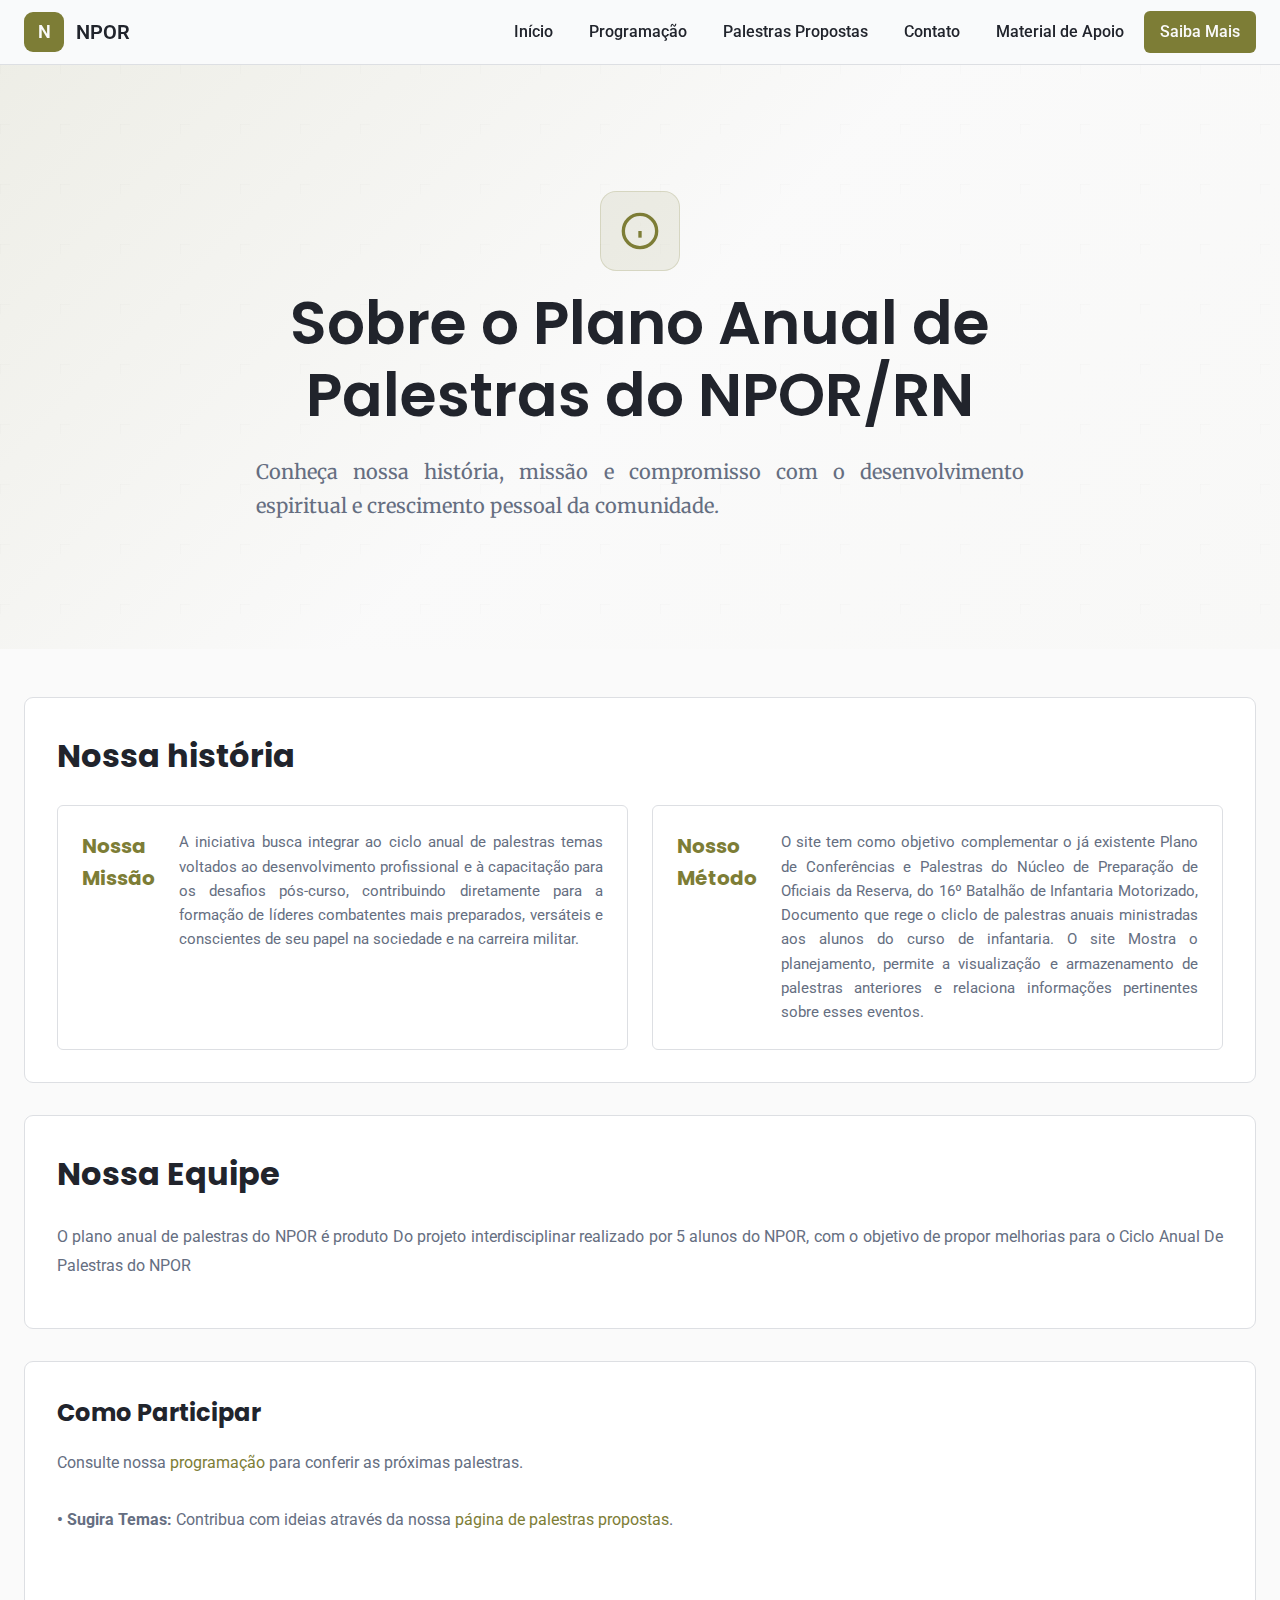
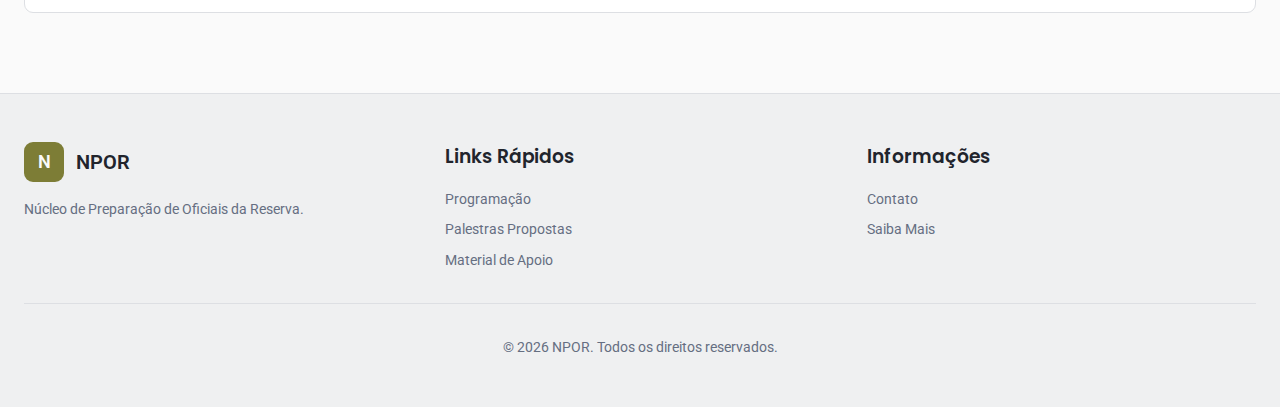
<file: saiba-mais.html>
<!DOCTYPE html>
<html lang="pt-BR">
<head>
    <meta charset="UTF-8">
    <meta name="viewport" content="width=device-width, initial-scale=1.0">
    <title>Saiba Mais - NPOR</title>
    <meta name="description" content="Conheça mais sobre o NPOR, nossa missão, visão e história de comprometimento com o desenvolvimento espiritual.">
    <link rel="preconnect" href="https://fonts.googleapis.com">
    <link rel="preconnect" href="https://fonts.gstatic.com" crossorigin>
    <link href="https://fonts.googleapis.com/css2?family=Poppins:wght@400;500;600;700&family=Roboto:wght@400;500&family=Merriweather:wght@400&display=swap" rel="stylesheet">
    <link rel="stylesheet" href="style.css">
</head>
<body>
    <header class="header">
        <div class="container header-content">
            <div class="logo">
                <div class="logo-icon">N</div>
                <span class="logo-text">NPOR</span>
            </div>

            <nav class="nav-desktop">
                <a href="index.html" class="nav-link">Início</a>
                <a href="programacao.html" class="nav-link">Programação</a>
                <a href="palestras-propostas.html" class="nav-link">Palestras Propostas</a>
                <a href="contato.html" class="nav-link">Contato</a>
                <a href="material-de-apoio.html" class="nav-link">Material de Apoio</a>
                <a href="saiba-mais.html" class="nav-link active">Saiba Mais</a>
            </nav>

            <button class="menu-toggle" id="menuToggle" aria-label="Abrir menu">
                <svg width="24" height="24" viewBox="0 0 24 24" fill="none" stroke="currentColor" stroke-width="2">
                    <line x1="3" y1="12" x2="21" y2="12"></line>
                    <line x1="3" y1="6" x2="21" y2="6"></line>
                    <line x1="3" y1="18" x2="21" y2="18"></line>
                </svg>
            </button>
        </div>
    </header>

    <div class="mobile-menu" id="mobileMenu">
        <div class="mobile-menu-overlay" id="mobileMenuOverlay"></div>
        <div class="mobile-menu-content">
            <div class="mobile-menu-header">
                <span class="mobile-menu-title">Menu</span>
                <button class="mobile-menu-close" id="menuClose" aria-label="Fechar menu">
                    <svg width="24" height="24" viewBox="0 0 24 24" fill="none" stroke="currentColor" stroke-width="2">
                        <line x1="18" y1="6" x2="6" y2="18"></line>
                        <line x1="6" y1="6" x2="18" y2="18"></line>
                    </svg>
                </button>
            </div>
            <nav class="mobile-nav">
                <a href="index.html" class="mobile-nav-link">Início</a>
                <a href="programacao.html" class="mobile-nav-link">Programação</a>
                <a href="palestras-propostas.html" class="mobile-nav-link">Palestras Propostas</a>
                <a href="contato.html" class="mobile-nav-link">Contato</a>
                <a href="material-de-apoio.html" class="mobile-nav-link">Material de Apoio</a>
                <a href="saiba-mais.html" class="mobile-nav-link">Saiba Mais</a>
            </nav>
        </div>
    </div>

    <main class="main-content">
        <section class="hero">
            <div class="hero-pattern"></div>
            <div class="container hero-content">
                <div class="hero-icon">
                    <svg width="40" height="40" viewBox="0 0 24 24" fill="none" stroke="currentColor" stroke-width="2">
                        <circle cx="12" cy="12" r="10"></circle>
                        <path d="M12 16v-4"></path>
                        <path d="M12 8h.01"></path>
                    </svg>
                </div>
                <h1 class="hero-title">Sobre o Plano Anual de Palestras do NPOR/RN</h1>
                <p class="hero-description">
                    Conheça nossa história, missão e compromisso com o desenvolvimento 
                    espiritual e crescimento pessoal da comunidade.
                </p>
            </div>
        </section>

        <section class="content-section">
            <div class="container">


                <div class="content-card">
                    <h2 class="section-title">Nossa história</h2>
                    
                    <div class="card-list">
                        <div class="card-item">
                            <h3>Nossa Missão</h3>
                            <p>A iniciativa  busca integrar ao ciclo anual de palestras temas voltados ao desenvolvimento  profissional e à capacitação para os desafios pós-curso, contribuindo diretamente para  a formação de líderes combatentes mais preparados, versáteis e conscientes de seu  papel na sociedade e na carreira militar. 
</p>
                        </div>

                        <div class="card-item">
                            <h3>Nosso Método </h3>
                            <p>O site tem como objetivo complementar o já existente Plano de Conferências e Palestras do Núcleo de Preparação de Oficiais da Reserva, do  16º Batalhão de Infantaria Motorizado, Documento que rege o cliclo de palestras anuais ministradas aos alunos do curso de infantaria. O site Mostra o planejamento, permite a visualização e armazenamento de palestras anteriores e relaciona informações pertinentes sobre esses eventos.</p>
                        </div>


                    </div>
                </div>

                <div class="content-card">
                    <h2 class="section-title">Nossa Equipe</h2>
                    <p class="section-description">
                        O plano anual de palestras do NPOR  é produto Do projeto interdisciplinar realizado por 5 alunos do NPOR, com o objetivo de propor melhorias para o Ciclo Anual De Palestras do NPOR
                    </p>

                </div>

                <div class="content-card">
                    <h2 class="section-subtitle">Como Participar</h2>
                    <p class="section-description">
                         Consulte nossa <a href="programacao.html" style="color: var(--color-primary); text-decoration: none;">programação</a> 
                        para conferir  as próximas palestras.<br><br>
                        <strong>• Sugira Temas:</strong> Contribua com ideias através da nossa 
                        <a href="palestras-propostas.html" style="color: var(--color-primary); text-decoration: none;">página de palestras propostas</a>.<br><br>
                    </p>
                </div>
            </div>
        </section>
    </main>

    <footer class="footer">
        <div class="container">
            <div class="footer-grid">
                <div class="footer-col">
                    <div class="footer-logo">
                        <div class="logo-icon">N</div>
                        <span class="logo-text">NPOR</span>
                    </div>
                    <p class="footer-description">Núcleo de Preparação de Oficiais da Reserva.</p>
                </div>

                <div class="footer-col">
                    <h3 class="footer-title">Links Rápidos</h3>
                    <nav class="footer-links">
                        <a href="programacao.html">Programação</a>
                        <a href="palestras-propostas.html">Palestras Propostas</a>
                        <a href="material-de-apoio.html">Material de Apoio</a>
                    </nav>
                </div>

                <div class="footer-col">
                    <h3 class="footer-title">Informações</h3>
                    <nav class="footer-links">
                        <a href="contato.html">Contato</a>
                        <a href="saiba-mais.html">Saiba Mais</a>
                    </nav>
                </div>
            </div>

            <div class="footer-bottom">
                <p>&copy; <span id="currentYear"></span> NPOR. Todos os direitos reservados.</p>
            </div>
        </div>
    </footer>

    <script src="script.js"></script>
</body>
</html>
</file>
<file: style.css>
* {
    margin: 0;
    padding: 0;
    box-sizing: border-box;
}

:root {
    --color-background: hsl(0, 0%, 98%);
    --color-foreground: hsl(220, 15%, 15%);
    --color-primary: hsl(60, 40%, 35%);
    --color-primary-hover: hsl(60, 45%, 30%);
    --color-primary-light: hsl(60, 40%, 92%);
    --color-primary-foreground: hsl(0, 0%, 98%);
    --color-muted: hsl(220, 10%, 90%);
    --color-muted-foreground: hsl(220, 12%, 45%);
    --color-border: hsl(220, 10%, 88%);
    --color-card: hsl(0, 0%, 96%);
    
    --font-sans: 'Roboto', sans-serif;
    --font-heading: 'Poppins', sans-serif;
    --font-serif: 'Merriweather', serif;
    
    --spacing-sm: 0.5rem;
    --spacing-md: 1rem;
    --spacing-lg: 1.5rem;
    --spacing-xl: 2rem;
    --spacing-2xl: 3rem;
    --spacing-3xl: 4rem;
    
    --radius: 0.375rem;
    --radius-lg: 0.5625rem;
    --transition: 0.3s ease;
}

body {
    font-family: var(--font-sans);
    background-color: var(--color-background);
    color: var(--color-foreground);
    line-height: 1.6;
    -webkit-font-smoothing: antialiased;
}

.container {
    max-width: 1280px;
    margin: 0 auto;
    padding: 0 1.5rem;
}

h1, h2, h3, h4, h5, h6 {
    font-family: var(--font-heading);
}

.header {
    position: fixed;
    top: 0;
    left: 0;
    right: 0;
    z-index: 1000;
    background: rgba(249, 250, 251, 0.95);
    backdrop-filter: blur(8px);
    border-bottom: 1px solid var(--color-border);
}

.header-content {
    display: flex;
    align-items: center;
    justify-content: space-between;
    height: 4rem;
}

.logo {
    display: flex;
    align-items: center;
    gap: 0.75rem;
}

.logo-icon {
    width: 2.5rem;
    height: 2.5rem;
    border-radius: var(--radius-lg);
    background-color: var(--color-primary);
    display: flex;
    align-items: center;
    justify-content: center;
    color: var(--color-primary-foreground);
    font-weight: 600;
    font-size: 1.125rem;
}

.logo-text {
    font-weight: 600;
    font-size: 1.25rem;
}

.nav-desktop {
    display: none;
    gap: 0.25rem;
}

.nav-link {
    padding: 0.5rem 1rem;
    color: var(--color-foreground);
    text-decoration: none;
    border-radius: var(--radius);
    transition: all var(--transition);
    font-weight: 500;
}

.nav-link:hover {
    background-color: var(--color-primary-light);
    color: var(--color-primary-hover);
}

.nav-link.active {
    background-color: var(--color-primary);
    color: var(--color-primary-foreground);
}

.menu-toggle {
    display: flex;
    align-items: center;
    justify-content: center;
    width: 2.5rem;
    height: 2.5rem;
    background: none;
    border: none;
    border-radius: var(--radius);
    cursor: pointer;
    color: var(--color-foreground);
    transition: background-color var(--transition);
}

.menu-toggle:hover {
    background-color: rgba(0, 0, 0, 0.03);
}

@media (min-width: 768px) {
    .nav-desktop {
        display: flex;
    }
    
    .menu-toggle {
        display: none;
    }
}

.mobile-menu {
    position: fixed;
    inset: 0;
    z-index: 2000;
    display: none;
}

.mobile-menu.active {
    display: block;
}

.mobile-menu-overlay {
    position: absolute;
    inset: 0;
    background: rgba(0, 0, 0, 0.5);
    backdrop-filter: blur(4px);
}

.mobile-menu-content {
    position: absolute;
    right: 0;
    top: 0;
    bottom: 0;
    width: 320px;
    max-width: 85vw;
    background: var(--color-background);
    border-left: 1px solid var(--color-border);
    box-shadow: -4px 0 24px rgba(0, 0, 0, 0.1);
    animation: slideIn 0.3s ease;
}

@keyframes slideIn {
    from {
        transform: translateX(100%);
    }
    to {
        transform: translateX(0);
    }
}

.mobile-menu-header {
    display: flex;
    align-items: center;
    justify-content: space-between;
    padding: 1.5rem;
    border-bottom: 1px solid var(--color-border);
}

.mobile-menu-title {
    font-weight: 600;
    font-size: 1.125rem;
}

.mobile-menu-close {
    width: 2.5rem;
    height: 2.5rem;
    display: flex;
    align-items: center;
    justify-content: center;
    background: none;
    border: none;
    border-radius: var(--radius);
    cursor: pointer;
    color: var(--color-foreground);
    transition: background-color var(--transition);
}

.mobile-menu-close:hover {
    background-color: rgba(0, 0, 0, 0.03);
}

.mobile-nav {
    display: flex;
    flex-direction: column;
    padding: 1.5rem;
    gap: 0.5rem;
}

.mobile-nav-link {
    padding: 0.75rem 1rem;
    color: var(--color-foreground);
    text-decoration: none;
    border-radius: var(--radius);
    transition: background-color var(--transition);
    font-weight: 500;
}

.mobile-nav-link:hover {
    background-color: rgba(0, 0, 0, 0.03);
}

.main-content {
    padding-top: 4rem;
    min-height: calc(100vh - 4rem);
}

.hero {
    position: relative;
    min-height: 65vh;
    display: flex;
    align-items: center;
    justify-content: center;
    background: linear-gradient(135deg, 
        hsl(60, 40%, 35%, 0.1) 0%, 
        var(--color-background) 50%, 
        hsl(60, 20%, 88%, 0.1) 100%
    );
    overflow: hidden;
}

.hero-pattern {
    position: absolute;
    inset: 0;
    opacity: 0.4;
    background-image: url("data:image/svg+xml,%3Csvg width='60' height='60' xmlns='http://www.w3.org/2000/svg'%3E%3Cdefs%3E%3Cpattern id='grid' width='60' height='60' patternUnits='userSpaceOnUse'%3E%3Cpath d='M 10 0 L 0 0 0 10' fill='none' stroke='%23000' stroke-opacity='0.05' stroke-width='1'/%3E%3C/pattern%3E%3C/defs%3E%3Crect width='100%25' height='100%25' fill='url(%23grid)'/%3E%3C/svg%3E");
}

.hero-content {
    position: relative;
    text-align: center;
    padding: 5rem 1.5rem;
    max-width: 56rem;
}

.hero-icon {
    display: inline-flex;
    align-items: center;
    justify-content: center;
    width: 5rem;
    height: 5rem;
    border-radius: 1rem;
    background-color: hsl(60, 40%, 35%, 0.1);
    border: 1px solid hsl(60, 40%, 35%, 0.2);
    margin-bottom: 1rem;
    color: var(--color-primary);
}

.hero-title {
    font-size: 2.5rem;
    font-weight: 600;
    line-height: 1.2;
    margin-bottom: 1.5rem;
}

.hero-description {
    font-family: var(--font-serif);
    font-size: 1.125rem;
    color: var(--color-muted-foreground);
    line-height: 1.7;
    max-width: 48rem;
    margin: 0 auto;
    text-align: justify;
}

@media (min-width: 768px) {
    .hero-title {
        font-size: 3rem;
    }
    
    .hero-description {
        font-size: 1.25rem;
    }
}

@media (min-width: 1024px) {
    .hero-title {
        font-size: 3.75rem;
    }
}

.carousel-section {
    padding: 5rem 0;
    background-color: hsl(220, 10%, 90%, 0.3);
}

.carousel-header {
    text-align: center;
    margin-bottom: 3rem;
}

.carousel-title {
    font-size: 2rem;
    font-weight: 600;
    margin-bottom: 1rem;
}

.carousel-subtitle {
    color: var(--color-muted-foreground);
    font-size: 1.125rem;
    max-width: 42rem;
    margin: 0 auto;
}

@media (min-width: 768px) {
    .carousel-title {
        font-size: 2.5rem;
    }
}

.carousel-container {
    max-width: 80rem;
    margin: 0 auto;
}

.carousel {
    position: relative;
    aspect-ratio: 16/9;
    border-radius: var(--radius-lg);
    overflow: hidden;
    background-color: var(--color-card);
    border: 1px solid var(--color-border);
}

.carousel-track {
    position: relative;
    width: 100%;
    height: 100%;
}

.carousel-slide {
    position: absolute;
    inset: 0;
    opacity: 0;
    transition: opacity 0.5s ease;
}

.carousel-slide.active {
    opacity: 1;
}

.carousel-slide img {
    width: 100%;
    height: 100%;
    object-fit: cover;
}

.carousel-gradient {
    position: absolute;
    inset: 0;
    background: linear-gradient(to top, rgba(0, 0, 0, 0.6) 0%, transparent 60%);
}

.carousel-btn {
    position: absolute;
    top: 50%;
    transform: translateY(-50%);
    width: 3rem;
    height: 3rem;
    display: flex;
    align-items: center;
    justify-content: center;
    background: rgba(249, 250, 251, 0.8);
    backdrop-filter: blur(4px);
    border: none;
    border-radius: 50%;
    cursor: pointer;
    color: var(--color-foreground);
    transition: background-color var(--transition);
    z-index: 10;
}

.carousel-btn:hover {
    background: rgba(249, 250, 251, 0.9);
}

.carousel-prev {
    left: 1rem;
}

.carousel-next {
    right: 1rem;
}

.carousel-indicators {
    display: flex;
    justify-content: center;
    gap: 0.5rem;
    margin-top: 1.5rem;
}

.indicator {
    width: 0.5rem;
    height: 0.5rem;
    border-radius: 9999px;
    background-color: hsla(220, 12%, 45%, 0.3);
    border: none;
    cursor: pointer;
    transition: all var(--transition);
    padding: 0;
}

.indicator.active {
    width: 2rem;
    background-color: var(--color-primary);
}

.indicator:hover {
    background-color: hsla(220, 12%, 45%, 0.5);
}

.footer {
    background-color: hsl(220, 10%, 90%, 0.5);
    border-top: 1px solid var(--color-border);
    margin-top: auto;
}

.footer .container {
    padding-top: 3rem;
    padding-bottom: 3rem;
}

.footer-grid {
    display: grid;
    grid-template-columns: 1fr;
    gap: 2rem;
    margin-bottom: 2rem;
}

@media (min-width: 768px) {
    .footer-grid {
        grid-template-columns: repeat(3, 1fr);
    }
}

.footer-logo {
    display: flex;
    align-items: center;
    gap: 0.75rem;
    margin-bottom: 1rem;
}

.footer-description {
    color: var(--color-muted-foreground);
    font-size: 0.875rem;
}

.footer-title {
    font-weight: 600;
    margin-bottom: 1rem;
}

.footer-links {
    display: flex;
    flex-direction: column;
    gap: 0.5rem;
}

.footer-links a {
    color: var(--color-muted-foreground);
    text-decoration: none;
    font-size: 0.875rem;
    transition: color var(--transition);
}

.footer-links a:hover {
    color: var(--color-primary);
}

.footer-bottom {
    padding-top: 2rem;
    border-top: 1px solid var(--color-border);
    text-align: center;
}

.footer-bottom p {
    color: var(--color-muted-foreground);
    font-size: 0.875rem;
}

.content-section {
    padding: 3rem 0;
}

.content-card {
    background: white;
    border-radius: var(--radius-lg);
    padding: 2rem;
    margin-bottom: 2rem;
    border: 1px solid var(--color-border);
    text-align: justify;
}

.section-title {
    font-size: 2rem;
    margin-bottom: 1.5rem;
    color: var(--color-foreground);
}

.section-subtitle {
    font-size: 1.5rem;
    margin-bottom: 1rem;
    color: var(--color-foreground);
}

.section-description {
    color: var(--color-muted-foreground);
    line-height: 1.8;
    margin-bottom: 1rem;
}

.card-list {
    display: grid;
    gap: 1.5rem;
}

.card-item {
    background: white;
    border-radius: var(--radius);
    padding: 1.5rem;
    border: 1px solid var(--color-border);
    transition: all var(--transition);
    display: flex;
    gap: 1.5rem;
    align-items: flex-start;
}

.card-item:hover {
    transform: translateY(-2px);
    box-shadow: 0 4px 12px rgba(0, 0, 0, 0.1);
    border-color: var(--color-primary);
}

.card-item-image {
    flex-shrink: 0;
    width: 120px;
    height: 120px;
    border-radius: var(--radius);
    object-fit: cover;
    border: 2px solid var(--color-primary-light);
}

.card-item-content {
    flex: 1;
}

.card-item h3 {
    color: var(--color-primary);
    margin-bottom: 0.5rem;
    font-size: 1.25rem;
}

.card-item p {
    color: var(--color-muted-foreground);
    font-size: 0.95rem;
}

.card-item-link {
    display: inline-block;
    margin-top: 0.75rem;
    padding: 0.5rem 1.25rem;
    background-color: var(--color-primary);
    color: var(--color-primary-foreground);
    text-decoration: none;
    border-radius: var(--radius);
    font-weight: 500;
    font-size: 0.9rem;
    transition: background-color var(--transition);
}

.card-item-link:hover {
    background-color: var(--color-primary-hover);
}

@media (min-width: 768px) {
    .card-list {
        grid-template-columns: repeat(2, 1fr);
    }
}

@media (max-width: 640px) {
    .card-item {
        flex-direction: column;
        text-align: justify;
    }
    
    .card-item-image {
        width: 100%;
        height: 180px;
    }
}
</file>
